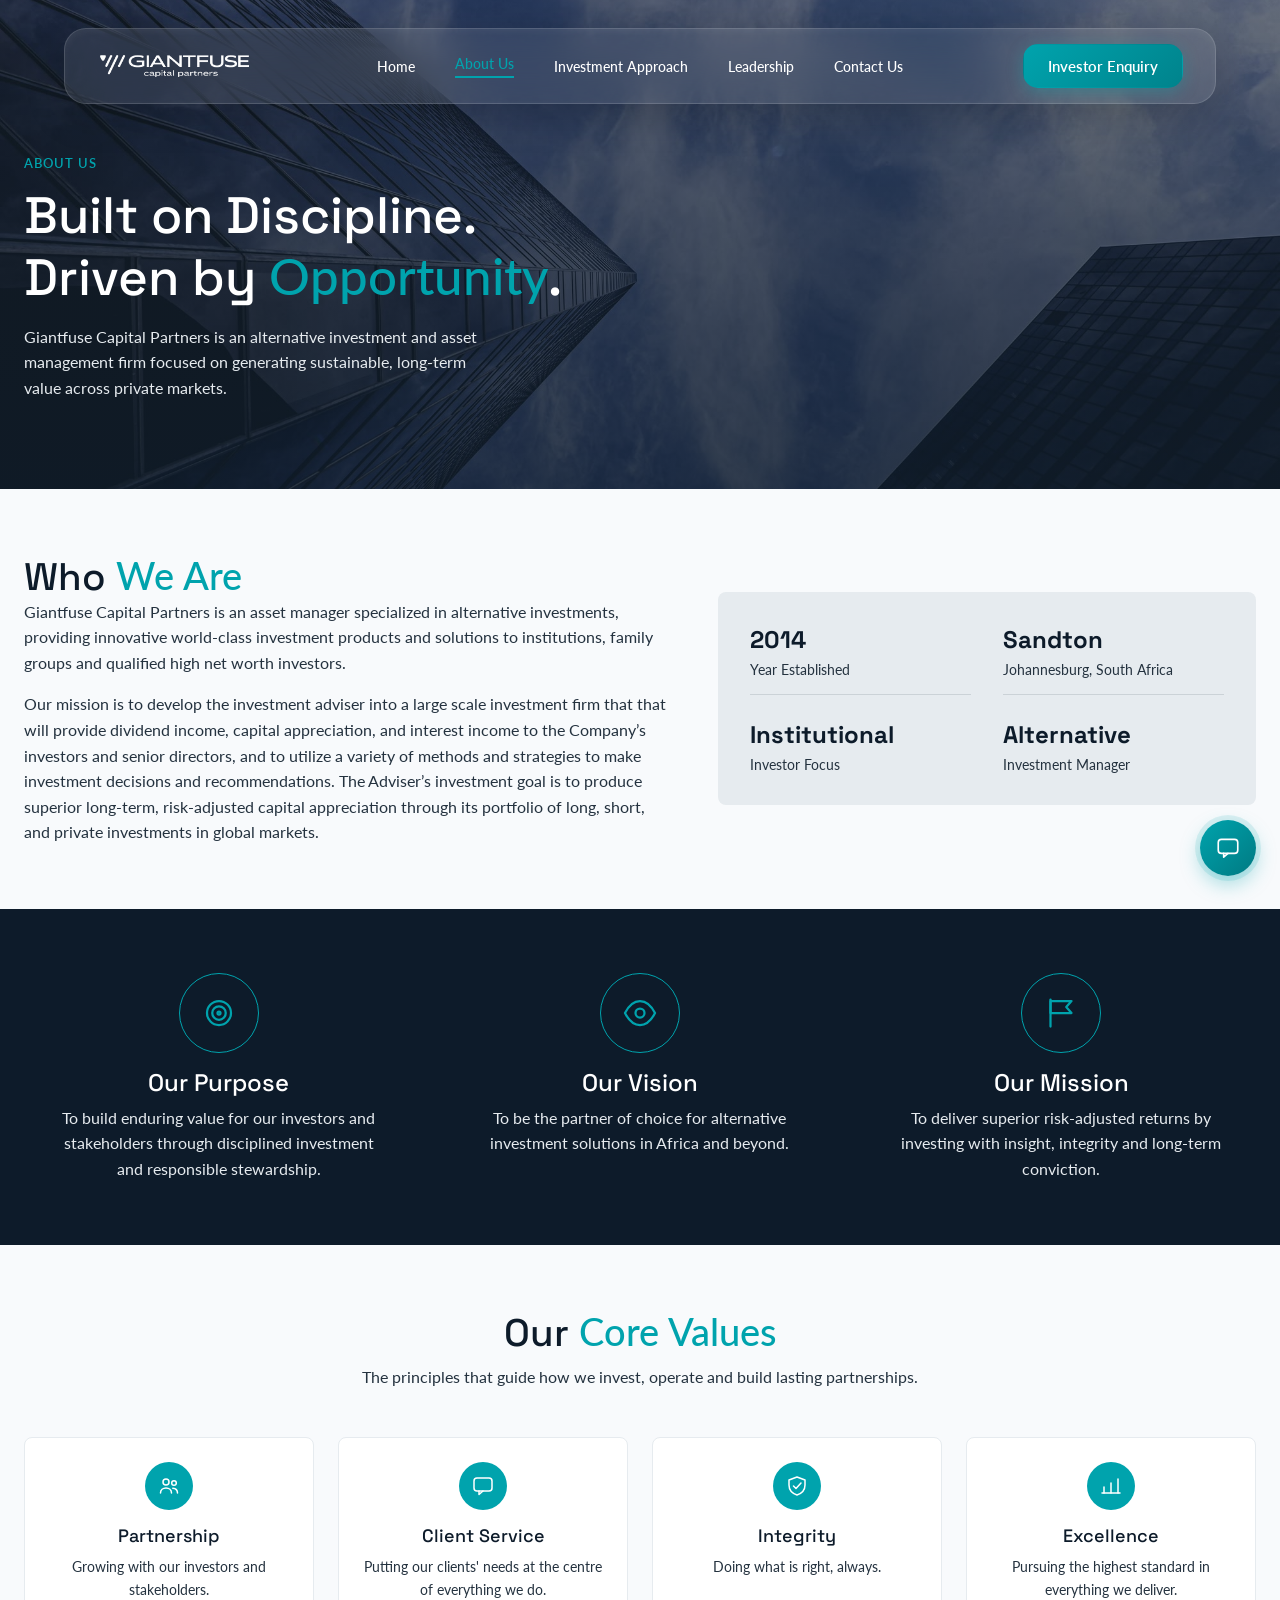
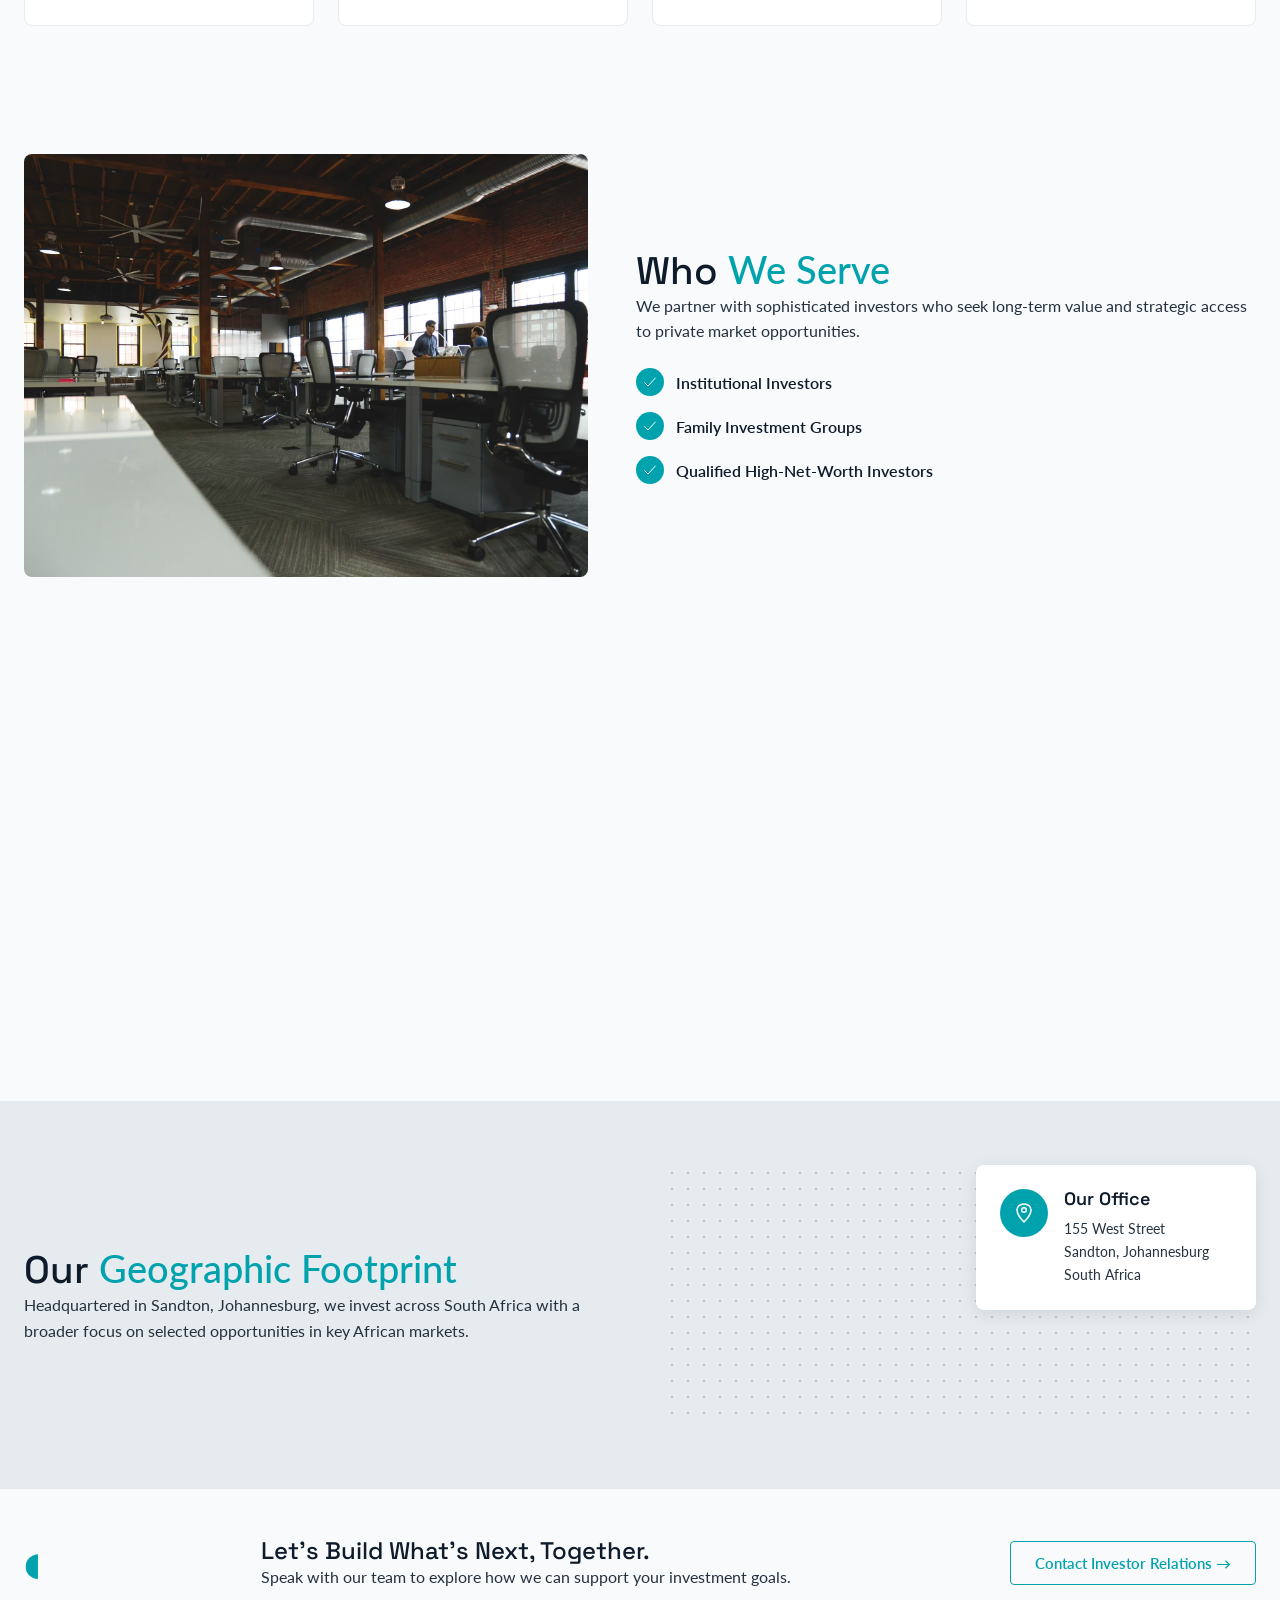
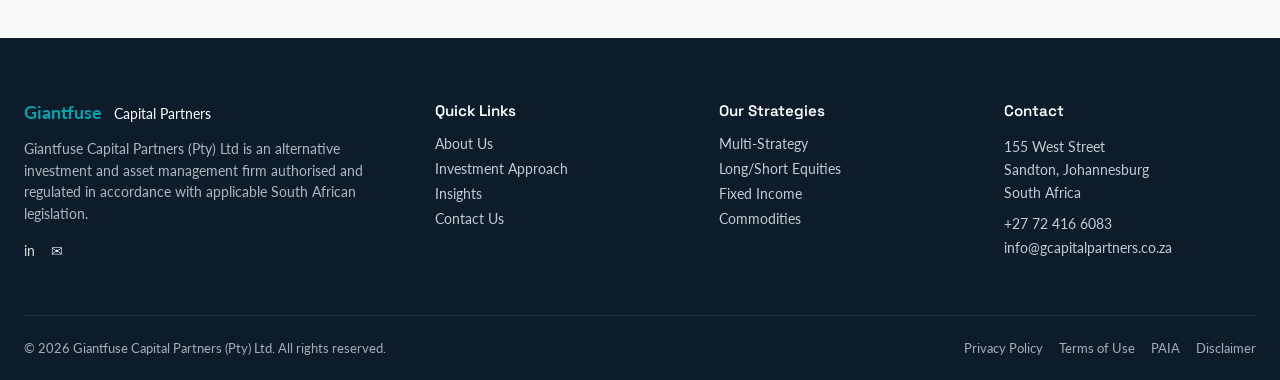
<file: about.html>
<!doctype html>
<html lang="en">
<head>
  <meta charset="UTF-8">
  <meta name="viewport" content="width=device-width, initial-scale=1.0">
  <title>About Us | Giantfuse Capital Partners</title>
  <link rel="icon" type="image/png" href="assets/images/icons/favicon.png">
  <link rel="preconnect" href="https://fonts.googleapis.com">
  <link rel="preconnect" href="https://fonts.gstatic.com" crossorigin>
  <link href="https://fonts.googleapis.com/css2?family=Space+Grotesk:wght@400;500;600;700&family=Lato:wght@300;400;500;700&display=swap" rel="stylesheet">
  <link rel="stylesheet" href="assets/css/global.css">
  <link rel="stylesheet" href="assets/css/typography.css">
  <link rel="stylesheet" href="assets/css/navigation.css">
  <link rel="stylesheet" href="assets/css/footer.css">
  <link rel="stylesheet" href="assets/css/components.css">
  <link rel="stylesheet" href="assets/css/animationa.css">
  <link rel="stylesheet" href="assets/css/shared-sections.css">
  <link rel="stylesheet" href="assets/css/atlas-widget.css">
  <link rel="stylesheet" href="assets/css/pages/about.css">
</head>
<body>
  <div data-include="navbar"></div>

  <section class="hero hero-banner" data-reveal>
    <div class="hero-media">
      <img src="assets/images/pexels-ekam-juneja-61080223-9516077.jpg" alt="Glass office towers viewed from below" loading="eager">
    </div>
    <div class="hero-overlay"></div>
    <div class="hero-copy">
      <span class="eyebrow">About Us</span>
      <h1>Built on Discipline.<br>Driven by <span class="text-teal">Opportunity</span>.</h1>
      <p>Giantfuse Capital Partners is an alternative investment and asset management firm focused on generating sustainable, long-term value across private markets.</p>
    </div>
  </section>

  <main>
    <section class="section" data-reveal>
      <div class="container about-who-we-are">
        <div>
          <h2>Who <span class="text-teal">We Are</span></h2>
          <p>Giantfuse Capital Partners is an asset manager specialized in alternative investments, providing innovative world-class investment products and solutions to institutions, family groups and qualified high net worth investors. </p>
          <p>Our mission is to develop the investment adviser into a large scale investment firm that that will provide dividend income, capital appreciation, and interest income to the Company’s investors and senior directors, and to utilize a variety of methods and strategies to make investment decisions and recommendations. The Adviser’s investment goal is to produce superior long-term, risk-adjusted capital appreciation through its portfolio of long, short, and private investments in global markets.</p>
        </div>
        <div class="stat-box">
          <div class="stat-box-item"><strong>2014</strong><span>Year Established</span></div>
          <div class="stat-box-item"><strong>Sandton</strong><span>Johannesburg, South Africa</span></div>
          <div class="stat-box-item"><strong>Institutional</strong><span>Investor Focus</span></div>
          <div class="stat-box-item"><strong>Alternative</strong><span>Investment Manager</span></div>
        </div>
      </div>
    </section>

    <section class="purpose-band" data-reveal>
      <div class="container purpose-grid">
        <div class="purpose-item">
          <div class="icon-badge icon-badge-outline"><svg viewBox="0 0 24 24" fill="none" stroke="currentColor" stroke-width="1.5" stroke-linecap="round" stroke-linejoin="round" aria-hidden="true"><circle cx="12" cy="12" r="8"/><circle cx="12" cy="12" r="4.5"/><circle cx="12" cy="12" r="1"/></svg></div>
          <h3>Our Purpose</h3>
          <p>To build enduring value for our investors and stakeholders through disciplined investment and responsible stewardship.</p>
        </div>
        <div class="purpose-item">
          <div class="icon-badge icon-badge-outline"><svg viewBox="0 0 24 24" fill="none" stroke="currentColor" stroke-width="1.5" stroke-linecap="round" stroke-linejoin="round" aria-hidden="true"><path d="M2 12 C5 6 9 4 12 4 C15 4 19 6 22 12 C19 18 15 20 12 20 C9 20 5 18 2 12 Z"/><circle cx="12" cy="12" r="3"/></svg></div>
          <h3>Our Vision</h3>
          <p>To be the partner of choice for alternative investment solutions in Africa and beyond.</p>
        </div>
        <div class="purpose-item">
          <div class="icon-badge icon-badge-outline"><svg viewBox="0 0 24 24" fill="none" stroke="currentColor" stroke-width="1.5" stroke-linecap="round" stroke-linejoin="round" aria-hidden="true"><line x1="5" y1="3" x2="5" y2="21"/><path d="M5 4 L19 4 L15.5 8 L19 12 L5 12 Z"/></svg></div>
          <h3>Our Mission</h3>
          <p>To deliver superior risk-adjusted returns by investing with insight, integrity and long-term conviction.</p>
        </div>
      </div>
    </section>

    <section class="section" data-reveal>
      <div class="container">
        <div class="section-heading">
          <h2>Our <span class="text-teal">Core Values</span></h2>
          <p>The principles that guide how we invest, operate and build lasting partnerships.</p>
        </div>
        <div class="grid-4">
          <div class="value-card">
            <div class="icon-badge"><svg viewBox="0 0 24 24" fill="none" stroke="currentColor" stroke-width="1.5" stroke-linecap="round" stroke-linejoin="round" aria-hidden="true"><circle cx="9" cy="8" r="3"/><path d="M3.5 19c0-3 2.5-5 5.5-5s5.5 2 5.5 5"/><circle cx="17" cy="9" r="2.3"/><path d="M15.8 14.2c2.6.2 4.7 2.1 4.7 4.8"/></svg></div>
            <h3>Partnership</h3>
            <p>Growing with our investors and stakeholders.</p>
          </div>
          <div class="value-card">
            <div class="icon-badge"><svg viewBox="0 0 24 24" fill="none" stroke="currentColor" stroke-width="1.5" stroke-linecap="round" stroke-linejoin="round" aria-hidden="true"><rect x="3" y="4" width="18" height="13" rx="3"/><path d="M8 17 L8 20.5 L12 17"/></svg></div>
            <h3>Client Service</h3>
            <p>Putting our clients' needs at the centre of everything we do.</p>
          </div>
          <div class="value-card">
            <div class="icon-badge"><svg viewBox="0 0 24 24" fill="none" stroke="currentColor" stroke-width="1.5" stroke-linecap="round" stroke-linejoin="round" aria-hidden="true"><path d="M12 3 L20 6 V11 C20 16 16.5 19.5 12 21 C7.5 19.5 4 16 4 11 V6 Z"/><path d="M8.5 12 L11 14.5 L16 9"/></svg></div>
            <h3>Integrity</h3>
            <p>Doing what is right, always.</p>
          </div>
          <div class="value-card">
            <div class="icon-badge"><svg viewBox="0 0 24 24" fill="none" stroke="currentColor" stroke-width="1.5" stroke-linecap="round" stroke-linejoin="round" aria-hidden="true"><line x1="5" y1="19" x2="5" y2="13"/><line x1="12" y1="19" x2="12" y2="9"/><line x1="19" y1="19" x2="19" y2="5"/><line x1="3" y1="19" x2="21" y2="19"/></svg></div>
            <h3>Excellence</h3>
            <p>Pursuing the highest standard in everything we deliver.</p>
          </div>
        </div>
      </div>
    </section>

    <section class="section" data-reveal>
      <div class="container about-who-we-serve">
        <div class="about-image">
          <img src="assets/images/office/pexels-startup-stock-photos-7070.jpg" alt="Boardroom overlooking the city skyline" loading="lazy">
        </div>
        <div>
          <h2>Who <span class="text-teal">We Serve</span></h2>
          <p>We partner with sophisticated investors who seek long-term value and strategic access to private market opportunities.</p>
          <ul class="checklist">
            <li><span class="icon-badge"><svg viewBox="0 0 24 24" fill="none" stroke="currentColor" stroke-width="1.5" stroke-linecap="round" stroke-linejoin="round" aria-hidden="true"><polyline points="4,13 9,18 20,6"/></svg></span>Institutional Investors</li>
            <li><span class="icon-badge"><svg viewBox="0 0 24 24" fill="none" stroke="currentColor" stroke-width="1.5" stroke-linecap="round" stroke-linejoin="round" aria-hidden="true"><polyline points="4,13 9,18 20,6"/></svg></span>Family Investment Groups</li>
            <li><span class="icon-badge"><svg viewBox="0 0 24 24" fill="none" stroke="currentColor" stroke-width="1.5" stroke-linecap="round" stroke-linejoin="round" aria-hidden="true"><polyline points="4,13 9,18 20,6"/></svg></span>Qualified High-Net-Worth Investors</li>
          </ul>
        </div>
      </div>
    </section>

    <section class="section" data-reveal>
      <div class="container">
        <div class="section-heading">
          <h2>Our <span class="text-teal">Investment Approach</span></h2>
          <p>A structured, disciplined process designed to unlock value and manage risk.</p>
        </div>
        <div class="grid-5">
          <div class="approach-step">
            <span class="approach-number">01</span>
            <div class="icon-badge"><svg viewBox="0 0 24 24" fill="none" stroke="currentColor" stroke-width="1.5" stroke-linecap="round" stroke-linejoin="round" aria-hidden="true"><circle cx="10.5" cy="10.5" r="6.5"/><line x1="15.5" y1="15.5" x2="21" y2="21"/></svg></div>
            <h3>Opportunity Sourcing</h3>
            <p>Access to high-quality, differentiated opportunities.</p>
          </div>
          <div class="approach-step">
            <span class="approach-number">02</span>
            <div class="icon-badge"><svg viewBox="0 0 24 24" fill="none" stroke="currentColor" stroke-width="1.5" stroke-linecap="round" stroke-linejoin="round" aria-hidden="true"><line x1="5" y1="19" x2="5" y2="13"/><line x1="12" y1="19" x2="12" y2="9"/><line x1="19" y1="19" x2="19" y2="5"/><line x1="3" y1="19" x2="21" y2="19"/></svg></div>
            <h3>Rigorous Due Diligence</h3>
            <p>Deep analysis, insight and independent thinking.</p>
          </div>
          <div class="approach-step">
            <span class="approach-number">03</span>
            <div class="icon-badge"><svg viewBox="0 0 24 24" fill="none" stroke="currentColor" stroke-width="1.5" stroke-linecap="round" stroke-linejoin="round" aria-hidden="true"><path d="M12 3 A9 9 0 1 1 4.5 17.2 L12 12 Z"/><line x1="12" y1="3" x2="12" y2="12"/></svg></div>
            <h3>Disciplined Allocation</h3>
            <p>Investing with a clear focus on risk-adjusted returns.</p>
          </div>
          <div class="approach-step">
            <span class="approach-number">04</span>
            <div class="icon-badge"><svg viewBox="0 0 24 24" fill="none" stroke="currentColor" stroke-width="1.5" stroke-linecap="round" stroke-linejoin="round" aria-hidden="true"><path d="M5 19 C5 10 10 4 20 4 C20 14 14 19 5 19 Z"/><path d="M5 19 C9 15 12 11 17 7"/></svg></div>
            <h3>Active Value Creation</h3>
            <p>Driving growth, resilience and sustainable value.</p>
          </div>
          <div class="approach-step">
            <span class="approach-number">05</span>
            <div class="icon-badge"><svg viewBox="0 0 24 24" fill="none" stroke="currentColor" stroke-width="1.5" stroke-linecap="round" stroke-linejoin="round" aria-hidden="true"><circle cx="12" cy="12" r="9"/><ellipse cx="12" cy="12" rx="4" ry="9"/><line x1="3" y1="12" x2="21" y2="12"/></svg></div>
            <h3>Long-Term Outcomes</h3>
            <p>Delivering enduring value for our investors and society.</p>
          </div>
        </div>
      </div>
    </section>

    <section class="section geo-footprint" data-reveal>
      <div class="container geo-grid">
        <div>
          <h2>Our <span class="text-teal">Geographic Footprint</span></h2>
          <p>Headquartered in Sandton, Johannesburg, we invest across South Africa with a broader focus on selected opportunities in key African markets.</p>
        </div>
        <div class="geo-visual">
          <div class="geo-dots" aria-hidden="true"></div>
          <div class="office-card">
            <div class="icon-badge"><svg viewBox="0 0 24 24" fill="none" stroke="currentColor" stroke-width="1.5" stroke-linecap="round" stroke-linejoin="round" aria-hidden="true"><path d="M12 21 C12 21 5 14 5 9 C5 5.5 8.1 3 12 3 C15.9 3 19 5.5 19 9 C19 14 12 21 12 21 Z"/><circle cx="12" cy="9" r="2.3"/></svg></div>
            <div>
              <h4>Our Office</h4>
              <p>155 West Street<br>Sandton, Johannesburg<br>South Africa</p>
            </div>
          </div>
        </div>
      </div>
    </section>

    <section class="closing-cta" data-reveal>
      <div class="container closing-cta-inner">
        <div class="closing-cta-mark">&#9686;</div>
        <div>
          <h3>Let's Build What's Next, Together.</h3>
          <p>Speak with our team to explore how we can support your investment goals.</p>
        </div>
        <a href="contact.html" class="btn btn-outline">Contact Investor Relations &rarr;</a>
      </div>
    </section>
  </main>

  <div data-include="footer"></div>
  <div data-include="atlas-widget"></div>

  <script src="assets/js/counters.js"></script>
  <script src="assets/js/scroll-effects.js"></script>
  <script src="assets/js/navigation.js"></script>
  <script src="assets/js/main.js"></script>
  <script src="assets/js/atlas-widget.js"></script>
</body>
</html>
</file>
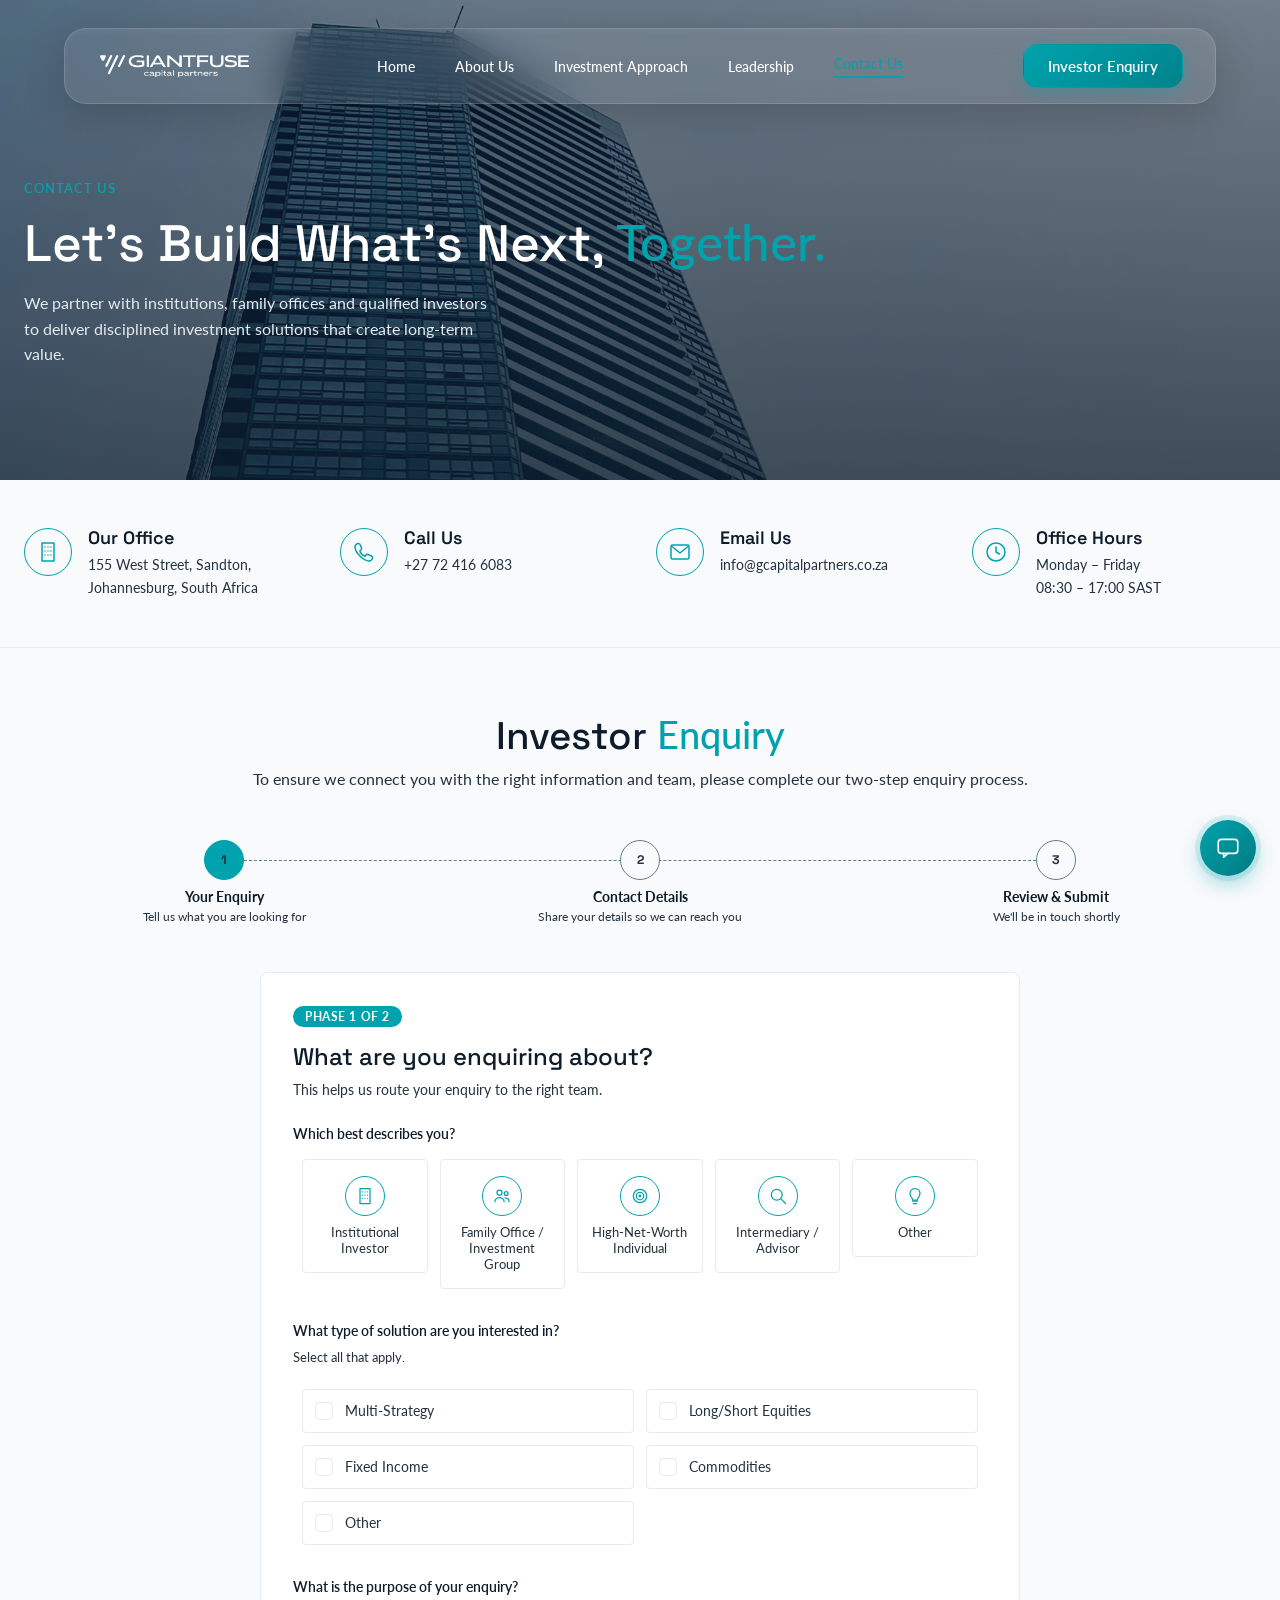
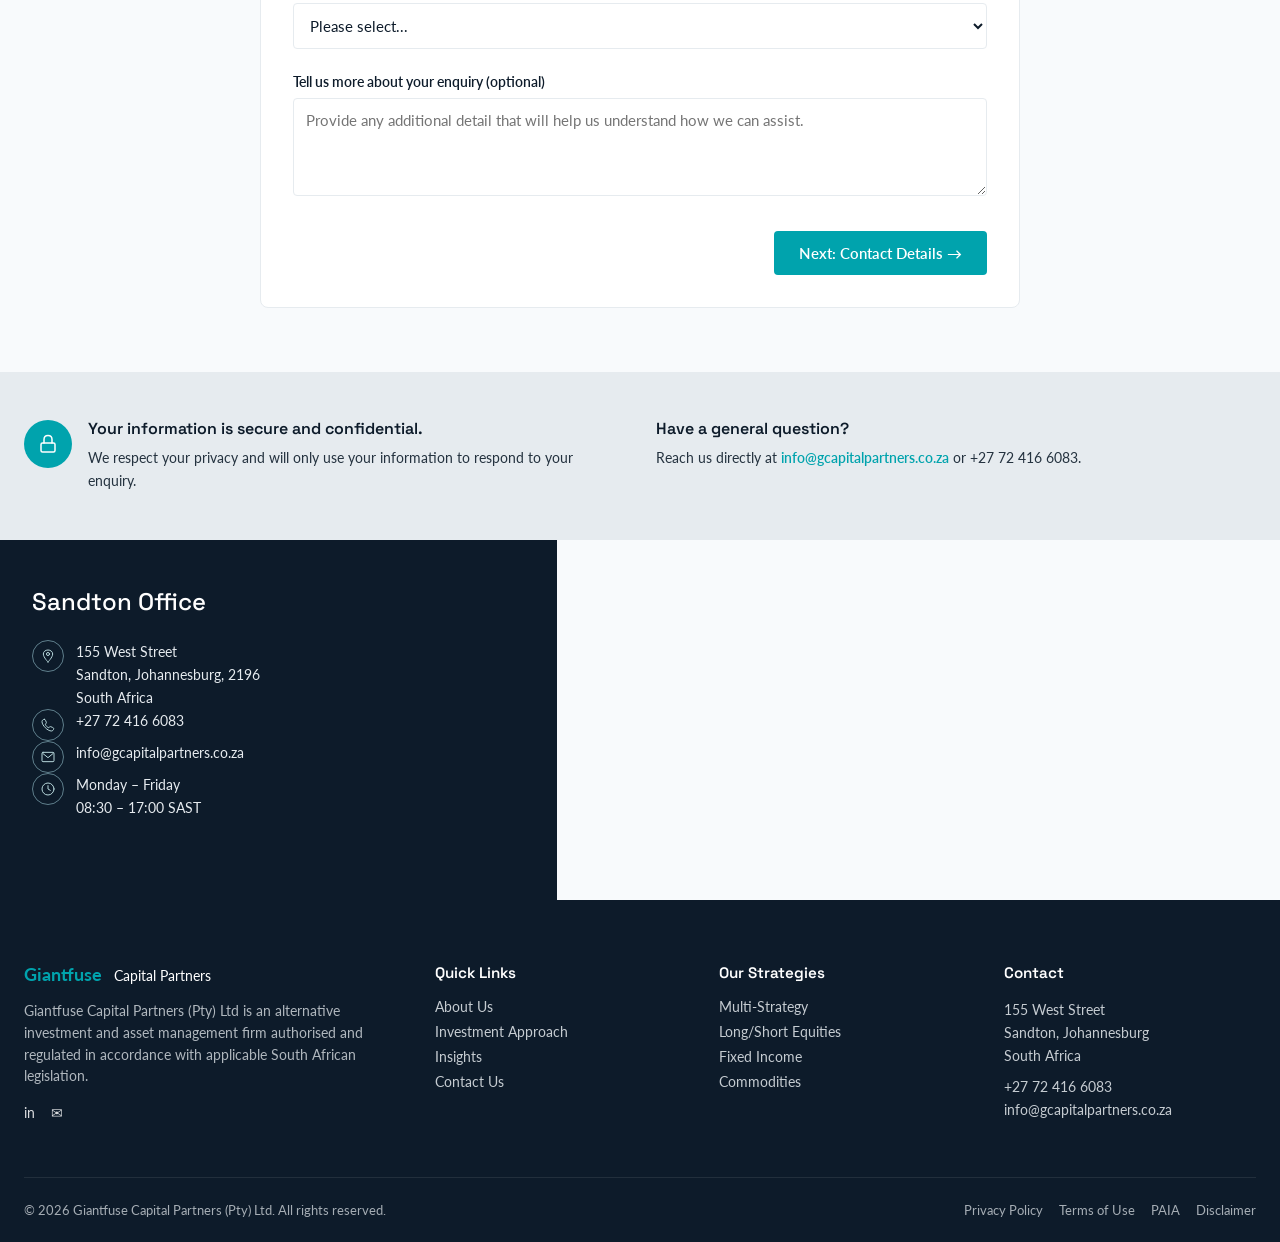
<file: contact.html>
<!doctype html>
<html lang="en">
<head>
  <meta charset="UTF-8">
  <meta name="viewport" content="width=device-width, initial-scale=1.0">
  <title>Contact Us | Giantfuse Capital Partners</title>
  <link rel="icon" type="image/png" href="assets/images/icons/favicon.png">
  <link rel="preconnect" href="https://fonts.googleapis.com">
  <link rel="preconnect" href="https://fonts.gstatic.com" crossorigin>
  <link href="https://fonts.googleapis.com/css2?family=Space+Grotesk:wght@400;500;600;700&family=Lato:wght@300;400;500;700&display=swap" rel="stylesheet">
  <link rel="stylesheet" href="assets/css/global.css">
  <link rel="stylesheet" href="assets/css/typography.css">
  <link rel="stylesheet" href="assets/css/navigation.css">
  <link rel="stylesheet" href="assets/css/footer.css">
  <link rel="stylesheet" href="assets/css/components.css">
  <link rel="stylesheet" href="assets/css/animationa.css">
  <link rel="stylesheet" href="assets/css/shared-sections.css">
  <link rel="stylesheet" href="assets/css/atlas-widget.css">
  <link rel="stylesheet" href="assets/css/pages/contact.css">
</head>
<body>
  <div data-include="navbar"></div>

  <section class="hero hero-banner" data-reveal>
    <div class="hero-media">
      <img src="assets/images/pexels-kathan-modi-261434930-16876265.jpg" alt="Tall glass office tower viewed from below at dusk" loading="eager">
    </div>
    <div class="hero-overlay"></div>
    <div class="hero-copy">
      <span class="eyebrow">Contact Us</span>
      <h1>Let's Build What's Next, <span class="text-teal">Together.</span></h1>
      <p>We partner with institutions, family offices and qualified investors to deliver disciplined investment solutions that create long-term value.</p>
    </div>
  </section>

  <main>
    <section class="contact-info-bar" data-reveal>
      <div class="container contact-info-grid">
        <div class="contact-info-item">
          <div class="icon-badge icon-badge-outline"><svg viewBox="0 0 24 24" fill="none" stroke="currentColor" stroke-width="1.5" stroke-linecap="round" stroke-linejoin="round" aria-hidden="true"><rect x="6" y="3" width="12" height="18"/><line x1="9" y1="7" x2="9" y2="7.01"/><line x1="12" y1="7" x2="12" y2="7.01"/><line x1="15" y1="7" x2="15" y2="7.01"/><line x1="9" y1="11" x2="9" y2="11.01"/><line x1="12" y1="11" x2="12" y2="11.01"/><line x1="15" y1="11" x2="15" y2="11.01"/><line x1="9" y1="15" x2="9" y2="15.01"/><line x1="12" y1="15" x2="12" y2="15.01"/><line x1="15" y1="15" x2="15" y2="15.01"/></svg></div>
          <div>
            <h4>Our Office</h4>
            <p>155 West Street, Sandton, Johannesburg, South Africa</p>
          </div>
        </div>
        <div class="contact-info-item">
          <div class="icon-badge icon-badge-outline"><svg viewBox="0 0 24 24" fill="none" stroke="currentColor" stroke-width="1.5" stroke-linecap="round" stroke-linejoin="round" aria-hidden="true"><path d="M6.5 3.5 C7.5 3.5 8 4 8.5 5.5 L9.5 8 C9.8 8.8 9.6 9.5 9 10 L7.8 11 C8.5 13 10.9 15.4 13 16.2 L14 15 C14.5 14.4 15.2 14.2 16 14.5 L18.5 15.5 C20 16 20.5 16.5 20.5 17.5 C20.5 19.5 18.8 21 17 21 C11.5 21 3 12.5 3 7 C3 5.2 4.5 3.5 6.5 3.5 Z"/></svg></div>
          <div>
            <h4>Call Us</h4>
            <p>+27 72 416 6083</p>
          </div>
        </div>
        <div class="contact-info-item">
          <div class="icon-badge icon-badge-outline"><svg viewBox="0 0 24 24" fill="none" stroke="currentColor" stroke-width="1.5" stroke-linecap="round" stroke-linejoin="round" aria-hidden="true"><rect x="3" y="5" width="18" height="14" rx="1.5"/><path d="M4 6.5 L12 13 L20 6.5"/></svg></div>
          <div>
            <h4>Email Us</h4>
            <p>info@gcapitalpartners.co.za</p>
          </div>
        </div>
        <div class="contact-info-item">
          <div class="icon-badge icon-badge-outline"><svg viewBox="0 0 24 24" fill="none" stroke="currentColor" stroke-width="1.5" stroke-linecap="round" stroke-linejoin="round" aria-hidden="true"><circle cx="12" cy="12" r="9"/><path d="M12 7 L12 12 L15.5 14"/></svg></div>
          <div>
            <h4>Office Hours</h4>
            <p>Monday &ndash; Friday<br>08:30 &ndash; 17:00 SAST</p>
          </div>
        </div>
      </div>
    </section>

    <section class="section" data-reveal>
      <div class="container">
        <div class="section-heading">
          <h2>Investor <span class="text-teal">Enquiry</span></h2>
          <p>To ensure we connect you with the right information and team, please complete our two-step enquiry process.</p>
        </div>

        <ol class="enquiry-steps" id="enquiry-steps">
          <li class="enquiry-step is-active" data-step="1">
            <button type="button" class="enquiry-step-marker" disabled><span class="enquiry-step-number">1</span></button>
            <div>
              <strong>Your Enquiry</strong>
              <span>Tell us what you are looking for</span>
            </div>
          </li>
          <li class="enquiry-step" data-step="2">
            <button type="button" class="enquiry-step-marker" disabled><span class="enquiry-step-number">2</span></button>
            <div>
              <strong>Contact Details</strong>
              <span>Share your details so we can reach you</span>
            </div>
          </li>
          <li class="enquiry-step" data-step="3">
            <button type="button" class="enquiry-step-marker" disabled><span class="enquiry-step-number">3</span></button>
            <div>
              <strong>Review &amp; Submit</strong>
              <span>We'll be in touch shortly</span>
            </div>
          </li>
        </ol>

        <form id="enquiry-form" novalidate>
          <div class="enquiry-phase is-active" data-phase="1" id="enquiry-phase-1">
            <div class="phase-card">
              <span class="phase-badge">Phase 1 of 2</span>
              <h3>What are you enquiring about?</h3>
              <p class="phase-intro">This helps us route your enquiry to the right team.</p>

              <div class="field-group">
                <label class="field-label">Which best describes you?</label>
                <div class="persona-grid" id="persona-grid"></div>
                <p class="field-error" data-error-for="persona" hidden>Please select one option.</p>
              </div>

              <div class="field-group">
                <label class="field-label">What type of solution are you interested in?</label>
                <p class="field-hint">Select all that apply.</p>
                <div class="solution-checklist" id="solution-checklist"></div>
                <p class="field-error" data-error-for="solutions" hidden>Please select at least one option.</p>
              </div>

              <div class="field-group">
                <label class="field-label" for="purpose">What is the purpose of your enquiry?</label>
                <select id="purpose" name="purpose" required>
                  <option value="" selected disabled>Please select...</option>
                  <option value="investment-opportunity">Investment Opportunity</option>
                  <option value="partnership">Partnership Enquiry</option>
                  <option value="media-press">Media &amp; Press</option>
                  <option value="careers">Careers</option>
                  <option value="general-question">General Question</option>
                  <option value="other">Other</option>
                </select>
                <p class="field-error" data-error-for="purpose" hidden>Please select the purpose of your enquiry.</p>
              </div>

              <div class="field-group">
                <label class="field-label" for="enquiry-notes">Tell us more about your enquiry (optional)</label>
                <textarea id="enquiry-notes" name="enquiryNotes" rows="4" placeholder="Provide any additional detail that will help us understand how we can assist."></textarea>
              </div>

              <div class="phase-actions">
                <button type="button" class="btn btn-solid" data-action="next">Next: Contact Details &rarr;</button>
              </div>
            </div>
          </div>

          <div class="enquiry-phase" data-phase="2" id="enquiry-phase-2">
            <div class="phase-card">
              <span class="phase-badge">Phase 2 of 2</span>
              <h3>Contact Details</h3>
              <p class="phase-intro">Please provide your details below so we can respond.</p>

              <div class="field-grid">
                <div class="field-group">
                  <label class="field-label" for="full-name">Full Name</label>
                  <input type="text" id="full-name" name="fullName" placeholder="Enter your full name" required>
                  <p class="field-error" data-error-for="fullName" hidden>Please enter your full name.</p>
                </div>
                <div class="field-group">
                  <label class="field-label" for="work-email">Work Email</label>
                  <input type="email" id="work-email" name="workEmail" placeholder="name@company.com" required>
                  <p class="field-error" data-error-for="workEmail" hidden>Please enter a valid work email.</p>
                </div>
                <div class="field-group">
                  <label class="field-label" for="company">Company / Organisation</label>
                  <input type="text" id="company" name="company" placeholder="Enter company name" required>
                  <p class="field-error" data-error-for="company" hidden>Please enter your company or organisation.</p>
                </div>
                <div class="field-group">
                  <label class="field-label" for="job-title">Job Title</label>
                  <input type="text" id="job-title" name="jobTitle" placeholder="Your job title">
                </div>
                <div class="field-group">
                  <label class="field-label" for="country">Country</label>
                  <select id="country" name="country" required>
                    <option value="" selected disabled>Select country...</option>
                    <option value="za">South Africa</option>
                    <option value="bw">Botswana</option>
                    <option value="ke">Kenya</option>
                    <option value="mu">Mauritius</option>
                    <option value="ng">Nigeria</option>
                    <option value="uk">United Kingdom</option>
                    <option value="us">United States</option>
                    <option value="ae">United Arab Emirates</option>
                    <option value="other">Other</option>
                  </select>
                  <p class="field-error" data-error-for="country" hidden>Please select your country.</p>
                </div>
                <div class="field-group">
                  <label class="field-label" for="phone">Phone Number</label>
                  <div class="phone-field">
                    <span class="phone-prefix">+27</span>
                    <input type="tel" id="phone" name="phone" placeholder="82 123 4567">
                  </div>
                </div>
              </div>

              <div class="field-group">
                <label class="field-label">How would you prefer to be contacted?</label>
                <div class="contact-pref-group">
                  <div class="pref-option">
                    <input type="radio" id="pref-email" name="contactPreference" value="email" checked>
                    <label for="pref-email">Email</label>
                  </div>
                  <div class="pref-option">
                    <input type="radio" id="pref-phone" name="contactPreference" value="phone">
                    <label for="pref-phone">Phone</label>
                  </div>
                  <div class="pref-option">
                    <input type="radio" id="pref-either" name="contactPreference" value="either">
                    <label for="pref-either">Either</label>
                  </div>
                </div>
              </div>

              <div class="field-group">
                <label class="field-label" for="best-time">Best time to contact you</label>
                <select id="best-time" name="bestTime">
                  <option value="" selected>Select time preference...</option>
                  <option value="morning">Morning (08:00 &ndash; 12:00)</option>
                  <option value="afternoon">Afternoon (12:00 &ndash; 17:00)</option>
                  <option value="evening">Evening (after 17:00)</option>
                  <option value="anytime">Anytime</option>
                </select>
              </div>

              <div class="field-group">
                <label class="field-label" for="additional-info">Any additional information (optional)</label>
                <textarea id="additional-info" name="additionalInfo" rows="3" placeholder="Add any information that may help us respond better."></textarea>
              </div>

              <div class="phase-actions has-back">
                <button type="button" class="btn btn-outline" data-action="back">&larr; Back</button>
                <button type="button" class="btn btn-solid" data-action="next">Review &amp; Submit &rarr;</button>
              </div>
            </div>
          </div>

          <div class="enquiry-phase" data-phase="3" id="enquiry-phase-3">
            <div class="phase-card">
              <h3>Review Your Enquiry</h3>
              <p class="phase-intro">Please confirm your details before submitting.</p>

              <div class="enquiry-review" id="enquiry-review"></div>

              <div class="phase-actions has-back">
                <button type="button" class="btn btn-outline" data-action="back">&larr; Back</button>
                <button type="submit" class="btn btn-solid">Submit Enquiry &rarr;</button>
              </div>
            </div>
          </div>
        </form>

        <div class="enquiry-success" id="enquiry-success" hidden>
          <div class="icon-badge enquiry-success-icon"><svg viewBox="0 0 24 24" fill="none" stroke="currentColor" stroke-width="1.5" stroke-linecap="round" stroke-linejoin="round" aria-hidden="true"><polyline points="4,13 9,18 20,6"/></svg></div>
          <h3>Thank you &mdash; your enquiry has been received.</h3>
          <p>A member of our team will be in touch within 1 business day.</p>
          <button type="button" class="btn btn-outline" data-action="reset">Submit another enquiry</button>
        </div>
      </div>
    </section>

    <section class="trust-bar" data-reveal>
      <div class="container trust-bar-grid">
        <div class="trust-item">
          <div class="icon-badge"><svg viewBox="0 0 24 24" fill="none" stroke="currentColor" stroke-width="1.5" stroke-linecap="round" stroke-linejoin="round" aria-hidden="true"><rect x="5" y="11" width="14" height="9" rx="1.5"/><path d="M8 11 V7.5 C8 5 9.8 3.5 12 3.5 C 14.2 3.5 16 5 16 7.5 V11"/></svg></div>
          <div>
            <h4>Your information is secure and confidential.</h4>
            <p>We respect your privacy and will only use your information to respond to your enquiry.</p>
          </div>
        </div>
        <div class="trust-item">
          <div>
            <h4>Have a general question?</h4>
            <p>Reach us directly at <a href="mailto:info@gcapitalpartners.co.za">info@gcapitalpartners.co.za</a> or +27 72 416 6083.</p>
          </div>
        </div>
      </div>
    </section>

    <section class="office-section" data-reveal>
      <div class="office-grid">
        <div class="office-panel">
          <h3>Sandton Office</h3>
          <p class="office-line"><span class="icon-badge icon-badge-outline"><svg viewBox="0 0 24 24" fill="none" stroke="currentColor" stroke-width="1.5" stroke-linecap="round" stroke-linejoin="round" aria-hidden="true"><path d="M12 21 C12 21 5 14 5 9 C5 5.5 8.1 3 12 3 C15.9 3 19 5.5 19 9 C19 14 12 21 12 21 Z"/><circle cx="12" cy="9" r="2.3"/></svg></span>155 West Street<br>Sandton, Johannesburg, 2196<br>South Africa</p>
          <p class="office-line"><span class="icon-badge icon-badge-outline"><svg viewBox="0 0 24 24" fill="none" stroke="currentColor" stroke-width="1.5" stroke-linecap="round" stroke-linejoin="round" aria-hidden="true"><path d="M6.5 3.5 C7.5 3.5 8 4 8.5 5.5 L9.5 8 C9.8 8.8 9.6 9.5 9 10 L7.8 11 C8.5 13 10.9 15.4 13 16.2 L14 15 C14.5 14.4 15.2 14.2 16 14.5 L18.5 15.5 C20 16 20.5 16.5 20.5 17.5 C20.5 19.5 18.8 21 17 21 C11.5 21 3 12.5 3 7 C3 5.2 4.5 3.5 6.5 3.5 Z"/></svg></span>+27 72 416 6083</p>
          <p class="office-line"><span class="icon-badge icon-badge-outline"><svg viewBox="0 0 24 24" fill="none" stroke="currentColor" stroke-width="1.5" stroke-linecap="round" stroke-linejoin="round" aria-hidden="true"><rect x="3" y="5" width="18" height="14" rx="1.5"/><path d="M4 6.5 L12 13 L20 6.5"/></svg></span>info@gcapitalpartners.co.za</p>
          <p class="office-line"><span class="icon-badge icon-badge-outline"><svg viewBox="0 0 24 24" fill="none" stroke="currentColor" stroke-width="1.5" stroke-linecap="round" stroke-linejoin="round" aria-hidden="true"><circle cx="12" cy="12" r="9"/><path d="M12 7 L12 12 L15.5 14"/></svg></span>Monday &ndash; Friday<br>08:30 &ndash; 17:00 SAST</p>
        </div>
        <div class="office-map">
          <iframe
            src="https://www.google.com/maps?q=155+West+Street,+Sandton,+Johannesburg,+South+Africa&output=embed"
            loading="lazy"
            title="Map showing Giantfuse Capital Partners' Sandton office location"
            referrerpolicy="no-referrer-when-downgrade">
          </iframe>
        </div>
      </div>
    </section>
  </main>

  <div data-include="footer"></div>
  <div data-include="atlas-widget"></div>

  <script src="assets/js/counters.js"></script>
  <script src="assets/js/scroll-effects.js"></script>
  <script src="assets/js/navigation.js"></script>
  <script src="assets/js/main.js"></script>
  <script src="assets/js/atlas-widget.js"></script>
  <script src="assets/js/contact-form.js"></script>
</body>
</html>
</file>
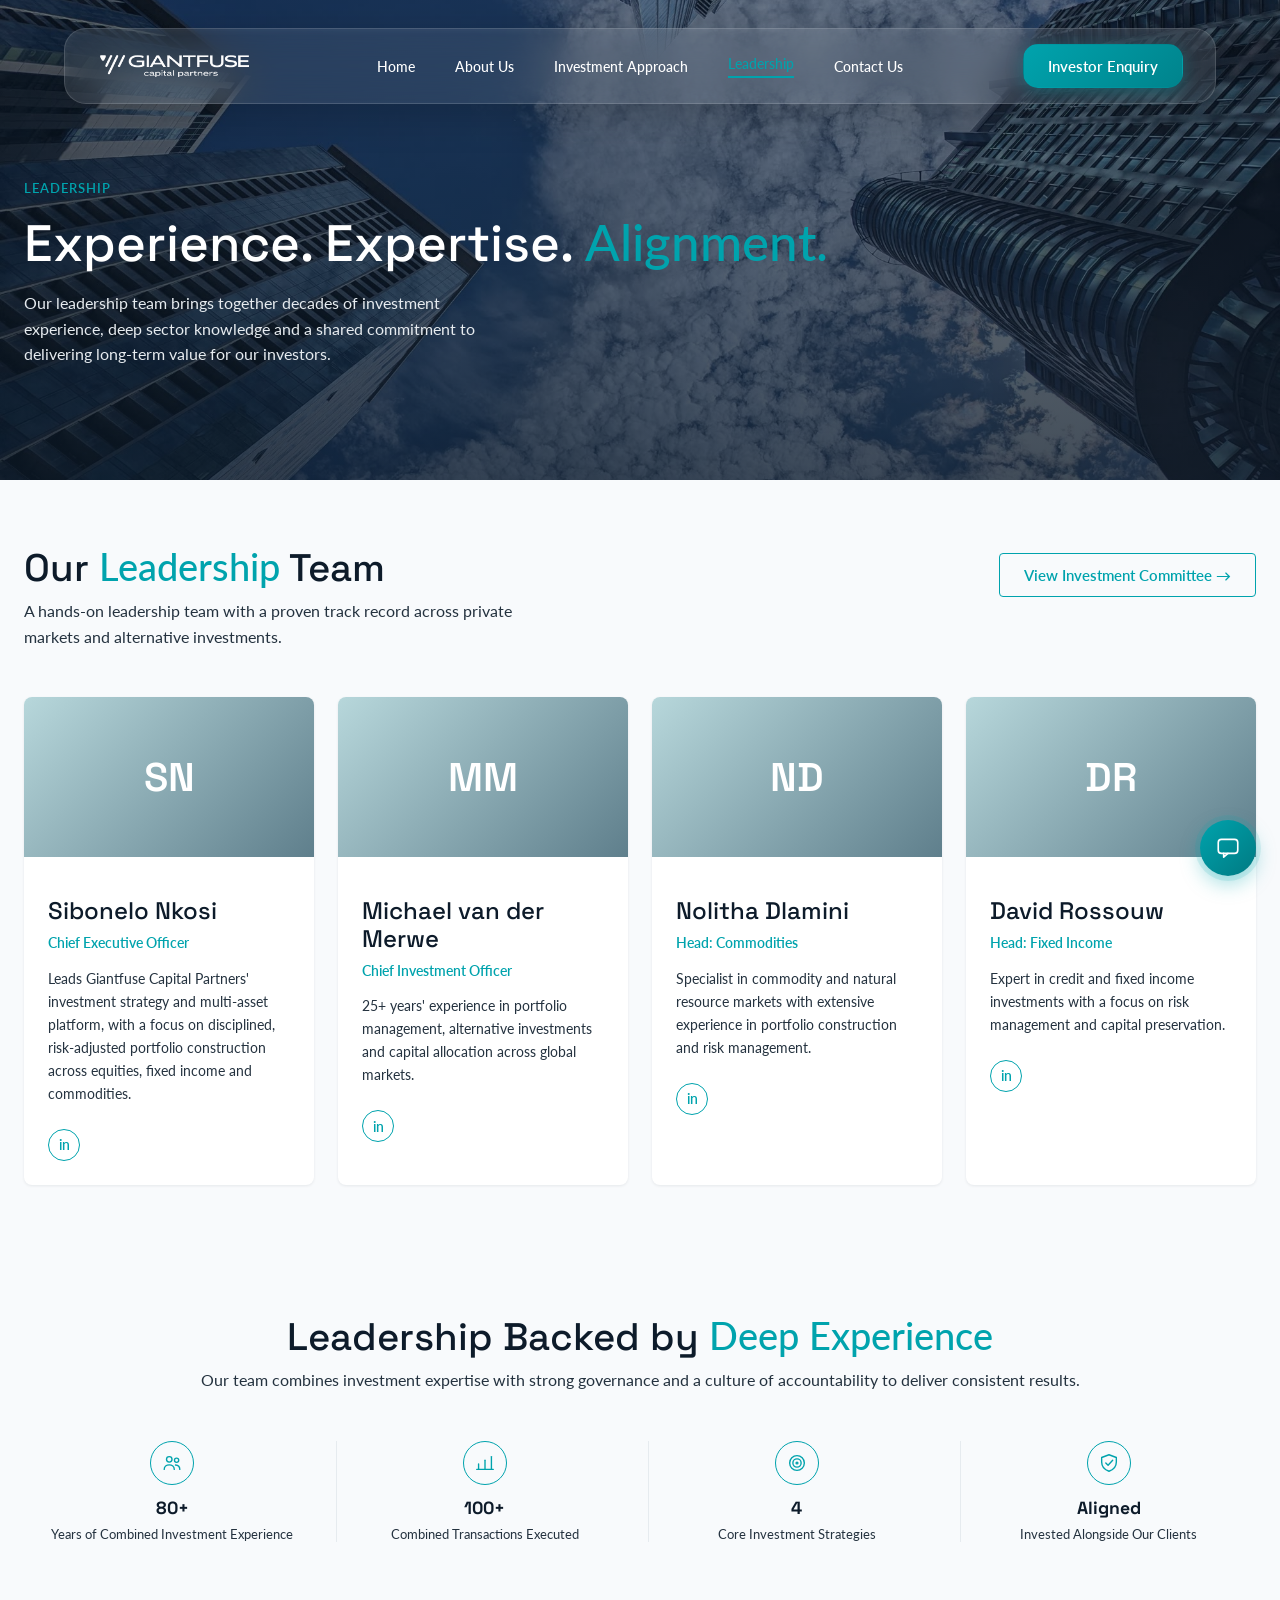
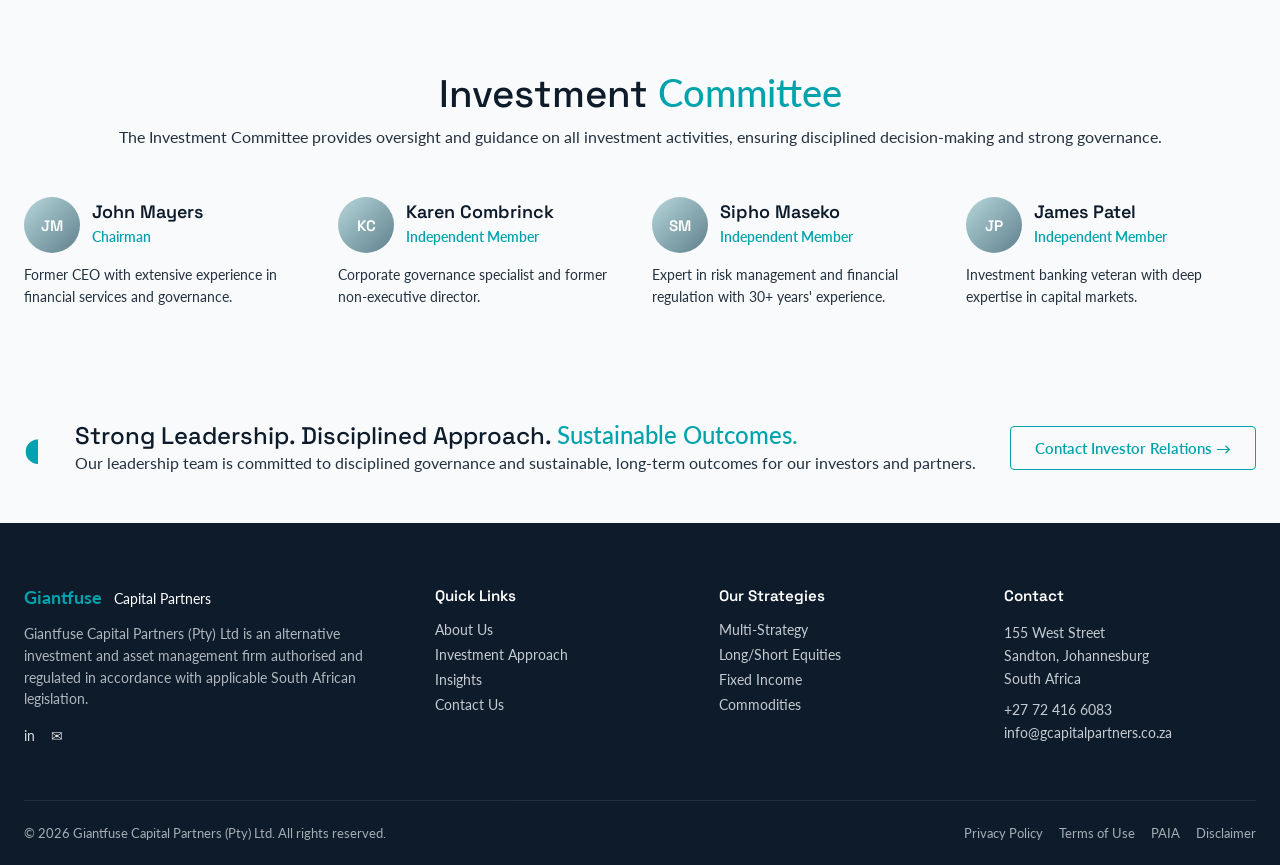
<file: leadership.html>
<!doctype html>
<html lang="en">
<head>
  <meta charset="UTF-8">
  <meta name="viewport" content="width=device-width, initial-scale=1.0">
  <title>Leadership | Giantfuse Capital Partners</title>
  <link rel="icon" type="image/png" href="assets/images/icons/favicon.png">
  <link rel="preconnect" href="https://fonts.googleapis.com">
  <link rel="preconnect" href="https://fonts.gstatic.com" crossorigin>
  <link href="https://fonts.googleapis.com/css2?family=Space+Grotesk:wght@400;500;600;700&family=Lato:wght@300;400;500;700&display=swap" rel="stylesheet">
  <link rel="stylesheet" href="assets/css/global.css">
  <link rel="stylesheet" href="assets/css/typography.css">
  <link rel="stylesheet" href="assets/css/navigation.css">
  <link rel="stylesheet" href="assets/css/footer.css">
  <link rel="stylesheet" href="assets/css/components.css">
  <link rel="stylesheet" href="assets/css/animationa.css">
  <link rel="stylesheet" href="assets/css/shared-sections.css">
  <link rel="stylesheet" href="assets/css/atlas-widget.css">
  <link rel="stylesheet" href="assets/css/pages/leadership.css">
</head>
<body>
  <div data-include="navbar"></div>

  <section class="hero hero-banner" data-reveal>
    <div class="hero-media">
      <img src="assets/images/pexels-teyi-528835508-17351599.jpg" alt="Glass office towers converging upward against a cloudy sky" loading="eager">
    </div>
    <div class="hero-overlay"></div>
    <div class="hero-copy">
      <span class="eyebrow">Leadership</span>
      <h1>Experience. Expertise. <span class="text-teal">Alignment.</span></h1>
      <p>Our leadership team brings together decades of investment experience, deep sector knowledge and a shared commitment to delivering long-term value for our investors.</p>
    </div>
  </section>

  <main>
    <section class="section" data-reveal>
      <div class="container">
        <div class="section-heading-row">
          <div>
            <h2>Our <span class="text-teal">Leadership</span> Team</h2>
            <p>A hands-on leadership team with a proven track record across private markets and alternative investments.</p>
          </div>
          <a href="#investment-committee" class="btn btn-outline">View Investment Committee &rarr;</a>
        </div>
        <div class="grid-4" id="leader-grid"></div>
      </div>
      <template id="leader-card-template">
        <div class="card leader-card" data-reveal>
          <div class="card-media avatar-placeholder"><span data-field="initials"></span></div>
          <div class="card-body">
            <h3 data-field="name"></h3>
            <p class="leader-title" data-field="title"></p>
            <p data-field="bio"></p>
            <a href="#" class="card-link leader-linkedin" data-field="linkedin" aria-label="LinkedIn profile">in</a>
          </div>
        </div>
      </template>
    </section>

    <section class="section" data-reveal>
      <div class="container">
        <div class="section-heading">
          <h2>Leadership Backed by <span class="text-teal">Deep Experience</span></h2>
          <p>Our team combines investment expertise with strong governance and a culture of accountability to deliver consistent results.</p>
        </div>
        <div class="platform-stats">
          <div class="platform-stat">
            <div class="icon-badge icon-badge-outline"><svg viewBox="0 0 24 24" fill="none" stroke="currentColor" stroke-width="1.5" stroke-linecap="round" stroke-linejoin="round" aria-hidden="true"><circle cx="9" cy="8" r="3"/><path d="M3.5 19c0-3 2.5-5 5.5-5s5.5 2 5.5 5"/><circle cx="17" cy="9" r="2.3"/><path d="M15.8 14.2c2.6.2 4.7 2.1 4.7 4.8"/></svg></div>
            <strong>80+</strong>
            <span>Years of Combined Investment Experience</span>
          </div>
          <div class="platform-stat">
            <div class="icon-badge icon-badge-outline"><svg viewBox="0 0 24 24" fill="none" stroke="currentColor" stroke-width="1.5" stroke-linecap="round" stroke-linejoin="round" aria-hidden="true"><line x1="5" y1="19" x2="5" y2="13"/><line x1="12" y1="19" x2="12" y2="9"/><line x1="19" y1="19" x2="19" y2="5"/><line x1="3" y1="19" x2="21" y2="19"/></svg></div>
            <strong>100+</strong>
            <span>Combined Transactions Executed</span>
          </div>
          <div class="platform-stat">
            <div class="icon-badge icon-badge-outline"><svg viewBox="0 0 24 24" fill="none" stroke="currentColor" stroke-width="1.5" stroke-linecap="round" stroke-linejoin="round" aria-hidden="true"><circle cx="12" cy="12" r="8"/><circle cx="12" cy="12" r="4.5"/><circle cx="12" cy="12" r="1"/></svg></div>
            <strong>4</strong>
            <span>Core Investment Strategies</span>
          </div>
          <div class="platform-stat">
            <div class="icon-badge icon-badge-outline"><svg viewBox="0 0 24 24" fill="none" stroke="currentColor" stroke-width="1.5" stroke-linecap="round" stroke-linejoin="round" aria-hidden="true"><path d="M12 3 L20 6 V11 C20 16 16.5 19.5 12 21 C7.5 19.5 4 16 4 11 V6 Z"/><path d="M8.5 12 L11 14.5 L16 9"/></svg></div>
            <strong>Aligned</strong>
            <span>Invested Alongside Our Clients</span>
          </div>
        </div>
      </div>
    </section>

    <section class="section" id="investment-committee" data-reveal>
      <div class="container">
        <div class="section-heading">
          <h2>Investment <span class="text-teal">Committee</span></h2>
          <p>The Investment Committee provides oversight and guidance on all investment activities, ensuring disciplined decision-making and strong governance.</p>
        </div>
        <div class="grid-4" id="committee-grid"></div>
      </div>
      <template id="committee-member-template">
        <div class="committee-member" data-reveal>
          <div class="committee-member-header">
            <div class="committee-avatar"><span data-field="initials"></span></div>
            <div>
              <h3 data-field="name"></h3>
              <p class="leader-title" data-field="title"></p>
            </div>
          </div>
          <p data-field="bio"></p>
        </div>
      </template>
    </section>

    <section class="closing-cta" data-reveal>
      <div class="container closing-cta-inner">
        <div class="closing-cta-mark">&#9686;</div>
        <div>
          <h3>Strong Leadership. Disciplined Approach. <span class="text-teal">Sustainable Outcomes.</span></h3>
          <p>Our leadership team is committed to disciplined governance and sustainable, long-term outcomes for our investors and partners.</p>
        </div>
        <a href="contact.html" class="btn btn-outline">Contact Investor Relations &rarr;</a>
      </div>
    </section>
  </main>

  <div data-include="footer"></div>
  <div data-include="atlas-widget"></div>

  <script src="assets/js/counters.js"></script>
  <script src="assets/js/scroll-effects.js"></script>
  <script src="assets/js/navigation.js"></script>
  <script src="assets/js/main.js"></script>
  <script src="assets/js/atlas-widget.js"></script>
</body>
</html>
</file>
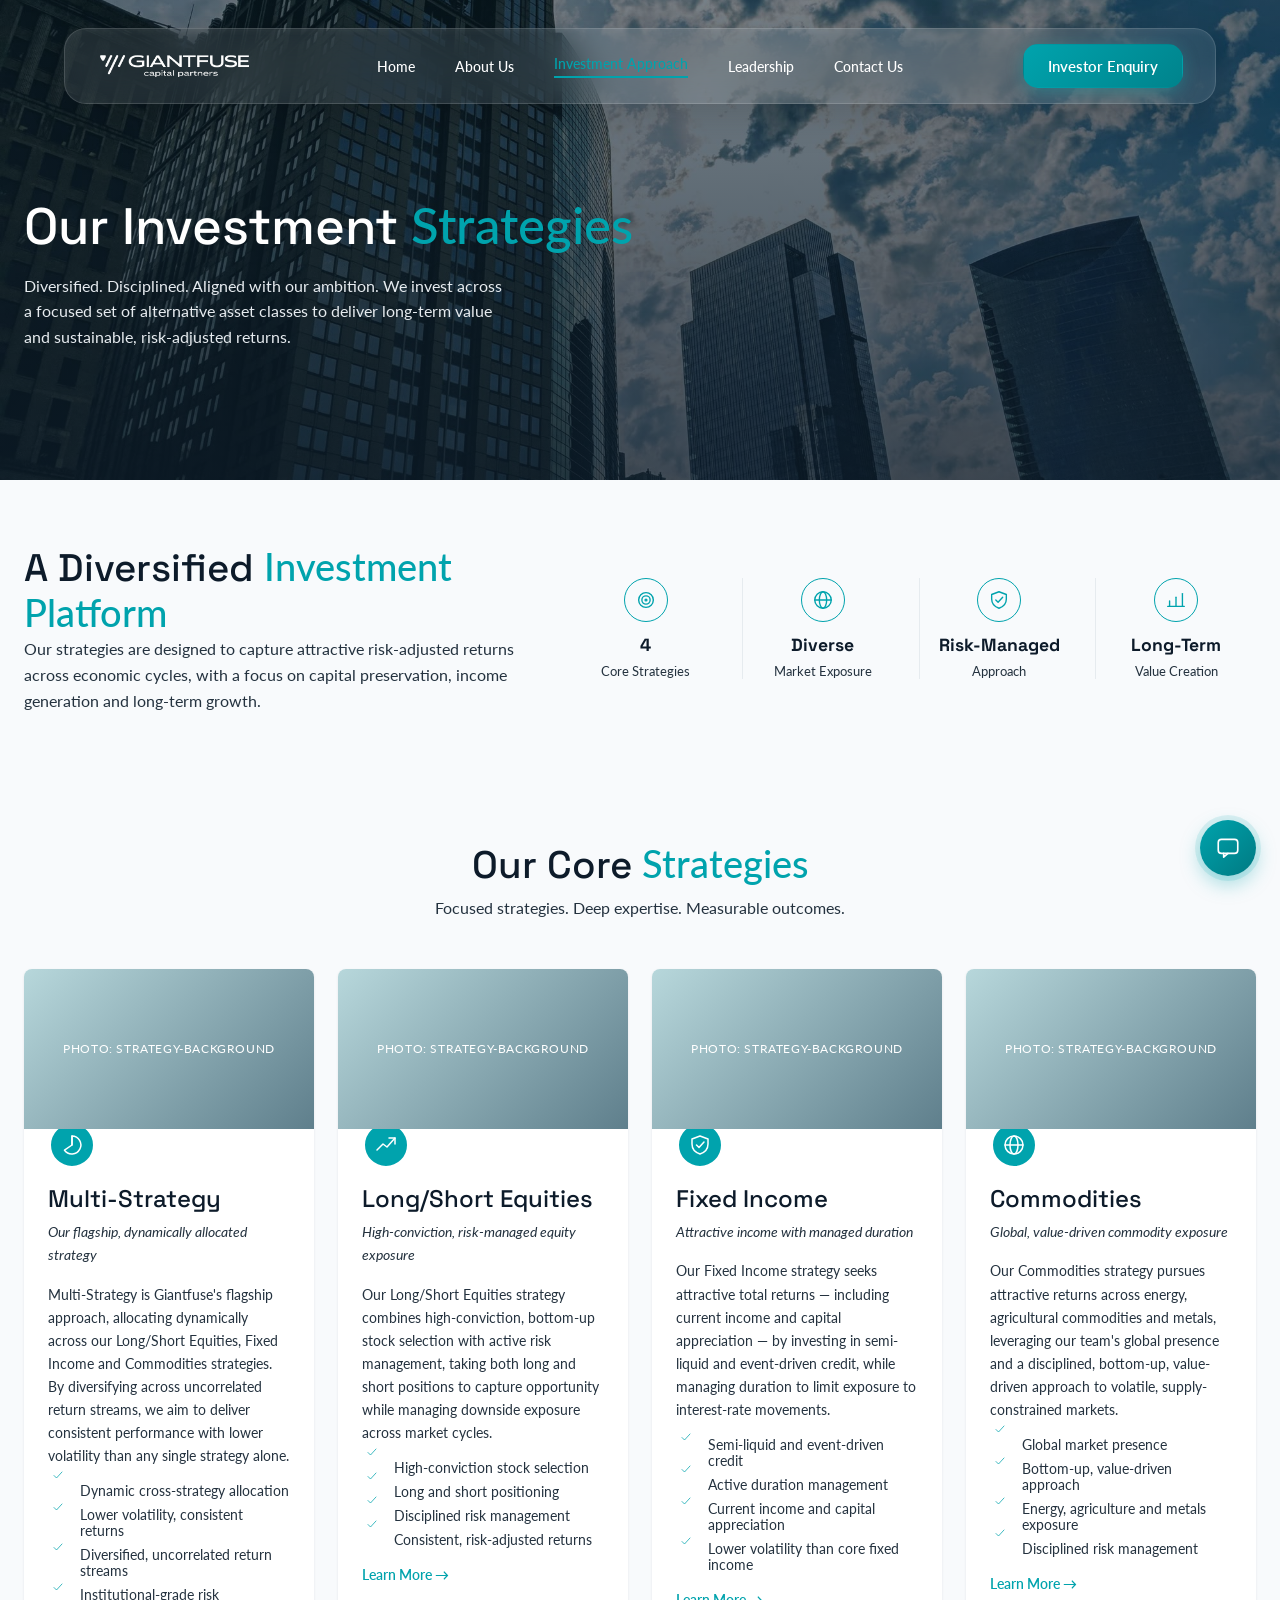
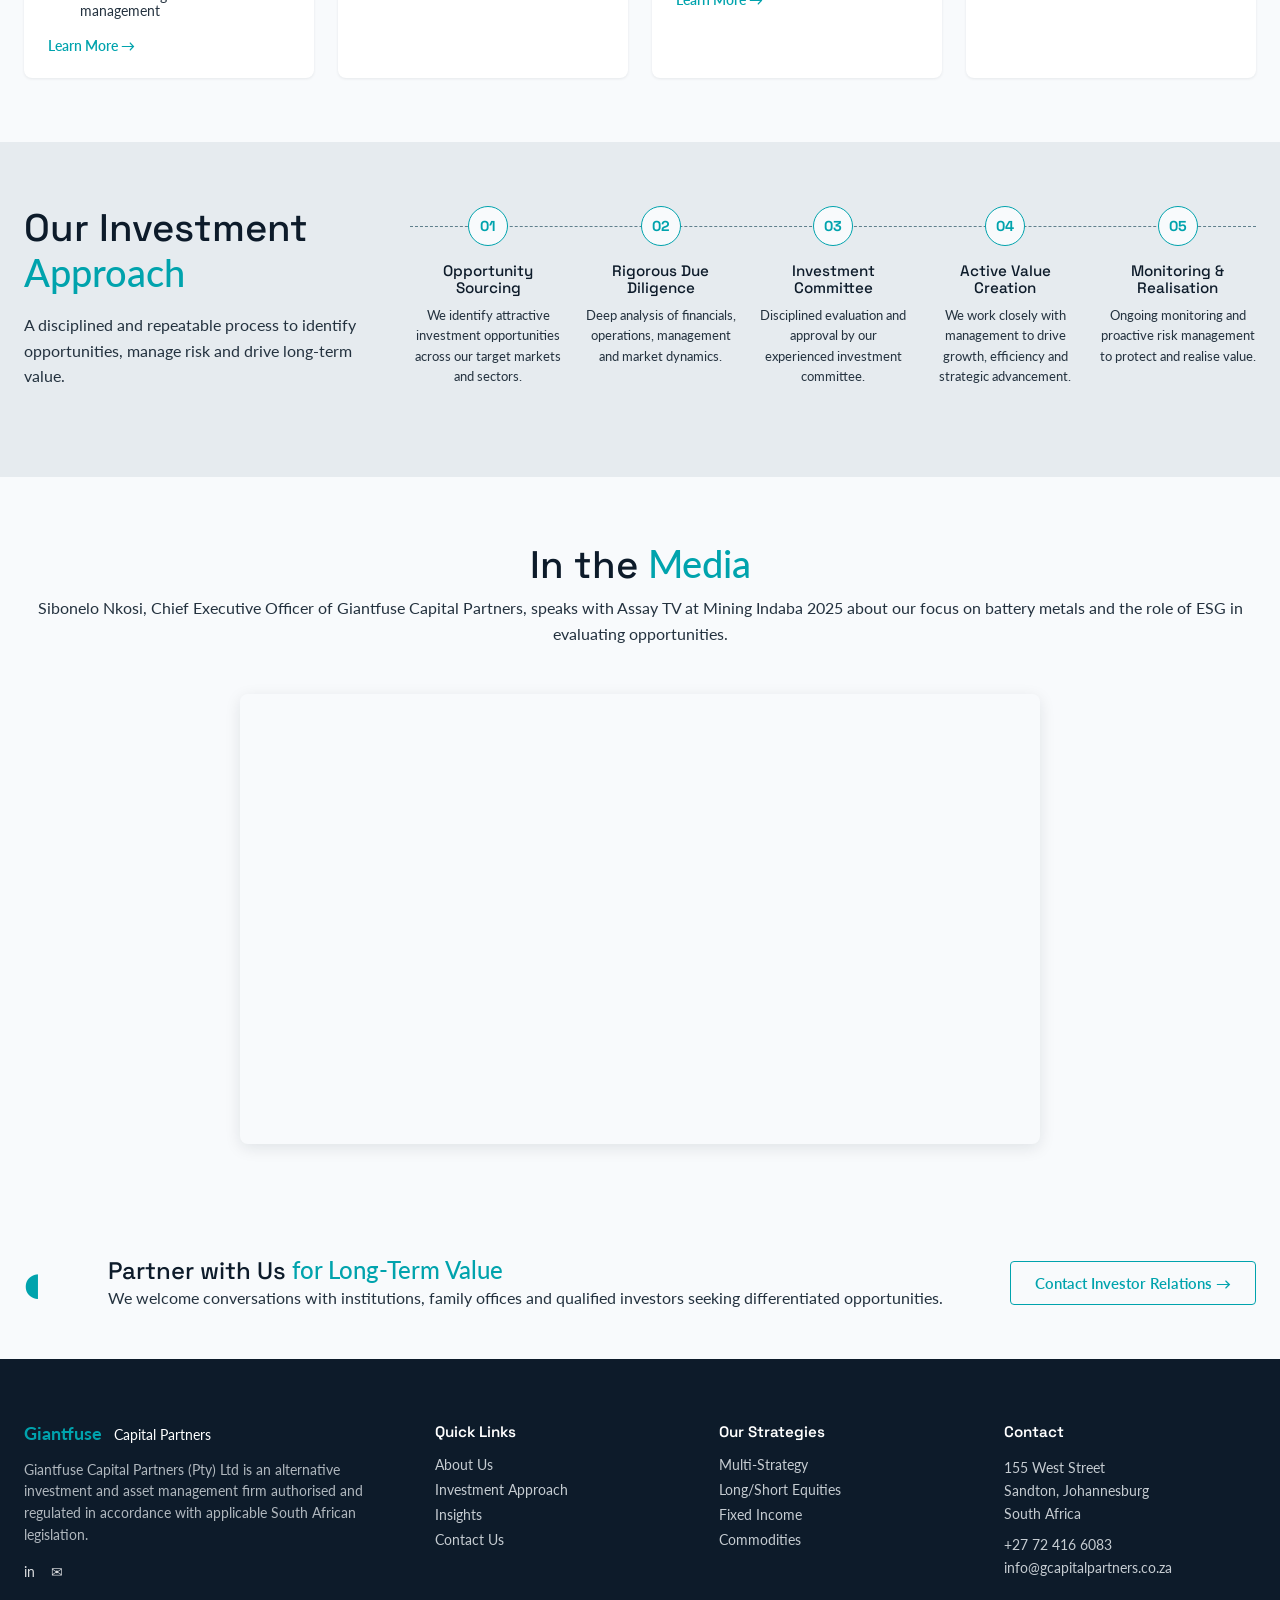
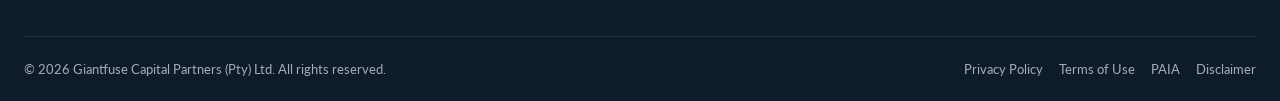
<file: strategies.html>
<!doctype html>
<html lang="en">
<head>
  <meta charset="UTF-8">
  <meta name="viewport" content="width=device-width, initial-scale=1.0">
  <title>Investment Approach | Giantfuse Capital Partners</title>
  <link rel="icon" type="image/png" href="assets/images/icons/favicon.png">
  <link rel="preconnect" href="https://fonts.googleapis.com">
  <link rel="preconnect" href="https://fonts.gstatic.com" crossorigin>
  <link href="https://fonts.googleapis.com/css2?family=Space+Grotesk:wght@400;500;600;700&family=Lato:wght@300;400;500;700&display=swap" rel="stylesheet">
  <link rel="stylesheet" href="assets/css/global.css">
  <link rel="stylesheet" href="assets/css/typography.css">
  <link rel="stylesheet" href="assets/css/navigation.css">
  <link rel="stylesheet" href="assets/css/footer.css">
  <link rel="stylesheet" href="assets/css/components.css">
  <link rel="stylesheet" href="assets/css/animationa.css">
  <link rel="stylesheet" href="assets/css/shared-sections.css">
  <link rel="stylesheet" href="assets/css/atlas-widget.css">
  <link rel="stylesheet" href="assets/css/pages/strategies.css">
</head>
<body>
  <div data-include="navbar"></div>

  <section class="hero hero-banner" data-reveal>
    <div class="hero-media">
      <img src="assets/images/strategies/pexels-constanze-marie-3872134-17879690.jpg" alt="City skyline of financial district towers against a dramatic sky" loading="eager">
    </div>
    <div class="hero-overlay"></div>
    <div class="hero-copy">
      <h1>Our Investment <span class="text-teal">Strategies</span></h1>
      <p>Diversified. Disciplined. Aligned with our ambition. We invest across a focused set of alternative asset classes to deliver long-term value and sustainable, risk-adjusted returns.</p>
    </div>
  </section>

  <main>
    <section class="section" data-reveal>
      <div class="container platform-section">
        <div>
          <h2>A Diversified <span class="text-teal">Investment Platform</span></h2>
          <p>Our strategies are designed to capture attractive risk-adjusted returns across economic cycles, with a focus on capital preservation, income generation and long-term growth.</p>
        </div>
        <!-- Icons below are intentional static copies of ICONS.target/globe/shield/growth in main.js — this section has no JS data-binding, so they can't be pulled from the map. Keep in sync manually if those icons change. -->
        <div class="platform-stats">
          <div class="platform-stat">
            <div class="icon-badge icon-badge-outline"><svg viewBox="0 0 24 24" fill="none" stroke="currentColor" stroke-width="1.5" stroke-linecap="round" stroke-linejoin="round" aria-hidden="true"><circle cx="12" cy="12" r="8"/><circle cx="12" cy="12" r="4.5"/><circle cx="12" cy="12" r="1"/></svg></div>
            <strong>4</strong>
            <span>Core Strategies</span>
          </div>
          <div class="platform-stat">
            <div class="icon-badge icon-badge-outline"><svg viewBox="0 0 24 24" fill="none" stroke="currentColor" stroke-width="1.5" stroke-linecap="round" stroke-linejoin="round" aria-hidden="true"><circle cx="12" cy="12" r="9"/><ellipse cx="12" cy="12" rx="4" ry="9"/><line x1="3" y1="12" x2="21" y2="12"/></svg></div>
            <strong>Diverse</strong>
            <span>Market Exposure</span>
          </div>
          <div class="platform-stat">
            <div class="icon-badge icon-badge-outline"><svg viewBox="0 0 24 24" fill="none" stroke="currentColor" stroke-width="1.5" stroke-linecap="round" stroke-linejoin="round" aria-hidden="true"><path d="M12 3 L20 6 V11 C20 16 16.5 19.5 12 21 C7.5 19.5 4 16 4 11 V6 Z"/><path d="M8.5 12 L11 14.5 L16 9"/></svg></div>
            <strong>Risk-Managed</strong>
            <span>Approach</span>
          </div>
          <div class="platform-stat">
            <div class="icon-badge icon-badge-outline"><svg viewBox="0 0 24 24" fill="none" stroke="currentColor" stroke-width="1.5" stroke-linecap="round" stroke-linejoin="round" aria-hidden="true"><line x1="5" y1="19" x2="5" y2="13"/><line x1="12" y1="19" x2="12" y2="9"/><line x1="19" y1="19" x2="19" y2="5"/><line x1="3" y1="19" x2="21" y2="19"/></svg></div>
            <strong>Long-Term</strong>
            <span>Value Creation</span>
          </div>
        </div>
      </div>
    </section>

    <section class="section" data-reveal>
      <div class="container">
        <div class="section-heading">
          <h2>Our Core <span class="text-teal">Strategies</span></h2>
          <p>Focused strategies. Deep expertise. Measurable outcomes.</p>
        </div>
        <div class="grid-4" id="strategy-details-grid"></div>
      </div>
      <template id="strategy-detail-template">
        <div class="card strategy-detail-card" data-reveal>
          <div class="card-media">Photo: strategy-background</div>
          <div class="card-body">
            <div class="icon-badge" data-field="icon"></div>
            <h3 data-field="title"></h3>
            <p class="strategy-subtitle" data-field="subtitle"></p>
            <p data-field="description"></p>
            <ul class="checklist" data-field="highlights"></ul>
            <a href="#" class="card-link" data-field="link">Learn More &rarr;</a>
          </div>
        </div>
      </template>
    </section>

    <section class="platform-approach" data-reveal>
      <div class="container approach-layout">
        <div class="approach-intro">
          <h2>Our Investment <span class="text-teal">Approach</span></h2>
          <p>A disciplined and repeatable process to identify opportunities, manage risk and drive long-term value.</p>
        </div>
        <div class="approach-timeline">
          <div class="timeline-step">
            <span class="timeline-number">01</span>
            <h3>Opportunity Sourcing</h3>
            <p>We identify attractive investment opportunities across our target markets and sectors.</p>
          </div>
          <div class="timeline-step">
            <span class="timeline-number">02</span>
            <h3>Rigorous Due Diligence</h3>
            <p>Deep analysis of financials, operations, management and market dynamics.</p>
          </div>
          <div class="timeline-step">
            <span class="timeline-number">03</span>
            <h3>Investment Committee</h3>
            <p>Disciplined evaluation and approval by our experienced investment committee.</p>
          </div>
          <div class="timeline-step">
            <span class="timeline-number">04</span>
            <h3>Active Value Creation</h3>
            <p>We work closely with management to drive growth, efficiency and strategic advancement.</p>
          </div>
          <div class="timeline-step">
            <span class="timeline-number">05</span>
            <h3>Monitoring &amp; Realisation</h3>
            <p>Ongoing monitoring and proactive risk management to protect and realise value.</p>
          </div>
        </div>
      </div>
    </section>

    <section class="section" data-reveal>
      <div class="container">
        <div class="section-heading">
          <h2>In the <span class="text-teal">Media</span></h2>
          <p>Sibonelo Nkosi, Chief Executive Officer of Giantfuse Capital Partners, speaks with Assay TV at Mining Indaba 2025 about our focus on battery metals and the role of ESG in evaluating opportunities.</p>
        </div>
        <div class="video-embed">
          <iframe src="https://www.youtube-nocookie.com/embed/tTkAxtqkTtY" title="Sibonelo Nkosi, Giantfuse Capital Partners — 121 Mining Investment Cape Town, February 2025" allow="accelerometer; autoplay; clipboard-write; encrypted-media; gyroscope; picture-in-picture; web-share" loading="lazy" allowfullscreen></iframe>
        </div>
      </div>
    </section>

    <section class="closing-cta" data-reveal>
      <div class="container closing-cta-inner">
        <div class="closing-cta-mark">&#9686;</div>
        <div>
          <h3>Partner with Us <span class="text-teal">for Long-Term Value</span></h3>
          <p>We welcome conversations with institutions, family offices and qualified investors seeking differentiated opportunities.</p>
        </div>
        <a href="contact.html" class="btn btn-outline">Contact Investor Relations &rarr;</a>
      </div>
    </section>
  </main>

  <div data-include="footer"></div>
  <div data-include="atlas-widget"></div>

  <script src="assets/js/counters.js"></script>
  <script src="assets/js/scroll-effects.js"></script>
  <script src="assets/js/navigation.js"></script>
  <script src="assets/js/main.js"></script>
  <script src="assets/js/atlas-widget.js"></script>
</body>
</html>
</file>
<file: assets/css/global.css>
:root {
  --color-teal: #00A3AD;
  --color-navy: #0D1B2A;
  --color-slate: #24323F;
  --color-light-gray: #E6EBEF;
  --color-off-white: #F8FAFC;
  --color-gold: #C8A961;
  --color-steel-teal: #5F7F8C;
  --color-sea-glass: #B7D7DB;
  --color-white: #FFFFFF;

  --space-4: 4px;
  --space-8: 8px;
  --space-12: 12px;
  --space-16: 16px;
  --space-24: 24px;
  --space-32: 32px;
  --space-48: 48px;
  --space-64: 64px;
  --space-96: 96px;

  --radius-sm: 4px;
  --radius-md: 8px;
  --radius-full: 999px;

  --navbar-height: 125px;
}

*, *::before, *::after { box-sizing: border-box; }
html, body { margin: 0; padding: 0; }
html {
  scrollbar-width: none;
  -ms-overflow-style: none;
}
html::-webkit-scrollbar { display: none; }
body {
  background: var(--color-off-white);
  color: var(--color-navy);
  -webkit-font-smoothing: antialiased;
  padding-top: var(--navbar-height);
}
img { max-width: 100%; display: block; }
a { color: inherit; text-decoration: none; }
ul { list-style: none; margin: 0; padding: 0; }
button { font: inherit; cursor: pointer; background: none; border: none; }

.container { max-width: 1280px; margin: 0 auto; padding: 0 var(--space-24); }
.section { padding: var(--space-64) 0; }
.text-teal { color: var(--color-teal); }
</file>
<file: assets/css/typography.css>
h1, h2, h3, h4 {
  font-family: 'Space Grotesk', sans-serif;
  color: var(--color-navy);
  line-height: 1.15;
  margin: 0;
  font-weight: 500;
}
body, p, a, li, button, input, textarea, span {
  font-family: 'Lato', sans-serif;
}
h1 { font-size: clamp(2.25rem, 4vw, 3.5rem); }
h2 { font-size: clamp(1.75rem, 3vw, 2.5rem); }
h3 { font-size: 1.5rem; }
h4 { font-size: 1.125rem; font-weight: 600; }
p {
  font-size: 1rem;
  line-height: 1.6;
  color: var(--color-slate);
  margin: 0;
}
.eyebrow {
  display: inline-block;
  font-size: 0.8rem;
  letter-spacing: 0.08em;
  text-transform: uppercase;
  color: var(--color-teal);
  font-weight: 600;
}
.section-heading { text-align: center; margin-bottom: var(--space-48); }
.section-heading h2 { margin-bottom: var(--space-8); }
.section-heading p { color: var(--color-slate); }
</file>
<file: assets/css/navigation.css>
.navbar {
  position: fixed;
  top: 0;
  left: 0;
  right: 0;
  z-index: 50;
  padding-top: 28px;
}
.navbar-inner {
  position: relative;
  max-width: 1400px;
  width: 90%;
  margin: 0 auto;
  height: 76px;
  padding: 0 var(--space-32);
  border-radius: 22px;
  background: rgba(255, 255, 255, 0.08);
  backdrop-filter: blur(20px);
  -webkit-backdrop-filter: blur(20px);
  border: 1px solid rgba(255, 255, 255, 0.15);
  box-shadow: 0 10px 40px rgba(0, 0, 0, 0.18), 0 2px 8px rgba(255, 255, 255, 0.05) inset;
  display: grid;
  grid-template-columns: minmax(0, 1fr) auto minmax(0, 1fr);
  align-items: center;
  opacity: 0;
  transform: translateY(-10px);
  animation: navbar-fade-in 500ms ease-out forwards;
  transition: background 0.3s ease, backdrop-filter 0.3s ease, box-shadow 0.3s ease;
}
@keyframes navbar-fade-in {
  from { opacity: 0; transform: translateY(-10px); }
  to { opacity: 1; transform: translateY(0); }
}
.navbar-inner:hover { background: rgba(255, 255, 255, 0.14); }
.navbar.is-scrolled .navbar-inner {
  background: rgba(255, 255, 255, 0.16);
  backdrop-filter: blur(26px);
  -webkit-backdrop-filter: blur(26px);
  box-shadow: 0 14px 48px rgba(0, 0, 0, 0.24), 0 2px 8px rgba(255, 255, 255, 0.05) inset;
}
.navbar.is-scrolled .navbar-inner:hover { background: rgba(255, 255, 255, 0.20); }

.navbar-logo { display: flex; align-items: center; grid-column: 1; justify-self: start; }
/* This crop is ~5.5:1 (vs. an earlier, much flatter ~14:1 crop of a different source file
   that had to be split into separate icon/wordmark assets to stay legible) - reasonable
   enough that one height fits every breakpoint. 28px is the largest that still clears the
   tightest real pinch point, right at the 1025px breakpoint where the centered nav-links
   block (~532px) first appears and only leaves ~163px for the logo (verified empirically:
   28px needs ~155px, an 8px margin; 30px already overlaps). Mobile/tablet have far more
   room to spare at this same height. */
.navbar-logo img { height: 28px; width: auto; max-width: none; filter: brightness(0) invert(1); transition: filter 0.3s ease; }
.navbar.is-scrolled .navbar-logo img { filter: none; }
.navbar-links { display: none; align-items: center; gap: 40px; grid-column: 2; }
@media (min-width: 1025px) { .navbar-links { display: flex; } }
.navbar-links a { font-size: 0.9rem; font-weight: 500; color: var(--color-white); transition: color 250ms ease; }
.navbar.is-scrolled .navbar-links a { color: var(--color-navy); }
.navbar-links a:hover { color: var(--color-teal); }
.navbar-links a.active, .navbar-mobile-links a.active { color: var(--color-teal); }
.navbar-links a.active { border-bottom: 2px solid var(--color-teal); padding-bottom: var(--space-4); }
.navbar-actions { display: flex; align-items: center; gap: var(--space-16); grid-column: 3; justify-self: end; }
.navbar-actions .navbar-cta { display: none; }
@media (min-width: 1025px) { .navbar-actions .navbar-cta { display: inline-flex; } }
.navbar-actions .navbar-cta,
.navbar-mobile-cta {
  border-radius: 15px;
  background: linear-gradient(135deg, var(--color-teal), #00838C);
  box-shadow: 0 4px 16px rgba(0, 163, 173, 0.35);
  transition: transform 250ms ease, box-shadow 250ms ease;
}
.navbar-actions .navbar-cta:hover,
.navbar-mobile-cta:hover {
  transform: translateY(-2px);
  box-shadow: 0 10px 30px rgba(0, 180, 220, 0.35);
}

/* Animated hamburger — three bars that rotate/fade into an X via CSS transforms,
   colored with currentColor so it reuses the same white/navy scroll-state swap
   already applied to .navbar-toggle's own color. */
.navbar-toggle {
  display: inline-flex;
  flex-direction: column;
  align-items: center;
  justify-content: center;
  gap: 5px;
  width: 32px;
  height: 32px;
  color: var(--color-white);
  transition: color 0.3s ease;
}
.navbar.is-scrolled .navbar-toggle { color: var(--color-navy); }
@media (min-width: 1025px) { .navbar-toggle { display: none; } }
.navbar-toggle-bar {
  display: block;
  width: 20px;
  height: 2px;
  border-radius: 2px;
  background: currentColor;
  transition: transform 250ms ease, opacity 250ms ease;
}
.navbar-toggle.is-open .navbar-toggle-bar:nth-child(1) { transform: translateY(7px) rotate(45deg); }
.navbar-toggle.is-open .navbar-toggle-bar:nth-child(2) { opacity: 0; }
.navbar-toggle.is-open .navbar-toggle-bar:nth-child(3) { transform: translateY(-7px) rotate(-45deg); }

/* Mobile/tablet dropdown — an extension of the floating pill itself (nested inside
   .navbar-inner, absolutely positioned relative to it), not a full-height side drawer.
   Unlike the slim pill above it, this panel is tall enough to sit directly over the
   hero's own heading/body text, so it needs a much more opaque backdrop than the pill's
   subtle glass tint — a faint tint lets that busy text show through and collide visually
   with the menu's own links. Same white/navy text swap as the pill, but each background
   tint goes toward near-opaque rather than mostly-transparent. */
.navbar-mobile-menu {
  position: absolute;
  top: calc(100% + 12px);
  left: 0;
  right: 0;
  border-radius: 22px;
  background: rgba(13, 27, 42, 0.82);
  backdrop-filter: blur(20px);
  -webkit-backdrop-filter: blur(20px);
  border: 1px solid rgba(255, 255, 255, 0.15);
  box-shadow: 0 10px 40px rgba(0, 0, 0, 0.18), 0 2px 8px rgba(255, 255, 255, 0.05) inset;
  padding: var(--space-16);
  display: flex;
  flex-direction: column;
  opacity: 0;
  visibility: hidden;
  transform: translateY(-8px);
  transition: opacity 280ms ease, transform 280ms ease, visibility 280ms ease, background 0.3s ease, backdrop-filter 0.3s ease;
}
.navbar-mobile-menu.is-open { opacity: 1; visibility: visible; transform: translateY(0); }
.navbar.is-scrolled .navbar-mobile-menu {
  background: rgba(255, 255, 255, 0.92);
  backdrop-filter: blur(26px);
  -webkit-backdrop-filter: blur(26px);
}
@media (min-width: 1025px) { .navbar-mobile-menu { display: none !important; } }

.navbar-mobile-links { display: flex; flex-direction: column; }
.navbar-mobile-links a {
  font-size: 1rem;
  font-weight: 500;
  color: var(--color-white);
  padding: 18px var(--space-8);
  transition: color 0.3s ease;
}
.navbar.is-scrolled .navbar-mobile-links a { color: var(--color-navy); }
.navbar-mobile-cta { justify-content: center; width: 100%; margin-top: var(--space-24); }

body.nav-open { overflow: hidden; }
@media (min-width: 1025px) { body.nav-open { overflow: auto; } }
</file>
<file: assets/css/footer.css>
.site-footer { background: var(--color-navy); color: var(--color-light-gray); padding: var(--space-64) 0 var(--space-24); }
.footer-logo { font-weight: 700; color: var(--color-teal); font-size: 1.1rem; }
.footer-logo span { color: var(--color-white); font-weight: 400; font-size: 0.9rem; margin-left: var(--space-8); }
.footer-grid { display: grid; grid-template-columns: 1fr; gap: var(--space-32); margin-bottom: var(--space-48); }
@media (min-width: 641px) { .footer-grid { grid-template-columns: 1.5fr 1fr 1fr 1fr; } }
.footer-grid h4 { color: var(--color-white); margin-bottom: var(--space-16); font-size: 0.95rem; }
.footer-grid a { display: block; color: var(--color-light-gray); font-size: 0.9rem; margin-bottom: var(--space-8); opacity: 0.85; }
.footer-grid a:hover { color: var(--color-teal); opacity: 1; }
.footer-legal-blurb { font-size: 0.85rem; opacity: 0.75; margin-top: var(--space-16); line-height: 1.6; color: var(--color-light-gray); }
.footer-contact-line { font-size: 0.9rem; opacity: 0.85; color: var(--color-light-gray); margin-bottom: var(--space-8); }
.footer-social { display: flex; gap: var(--space-16); margin-top: var(--space-16); }
.footer-social a { color: var(--color-white); }
.footer-bottom {
  border-top: 1px solid rgba(255, 255, 255, 0.12);
  padding-top: var(--space-24);
  display: flex;
  flex-direction: column;
  gap: var(--space-12);
  font-size: 0.8rem;
  opacity: 0.7;
}
@media (min-width: 641px) { .footer-bottom { flex-direction: row; justify-content: space-between; } }
.footer-bottom-links { display: flex; gap: var(--space-16); flex-wrap: wrap; }
</file>
<file: assets/css/components.css>
.btn {
  display: inline-flex;
  align-items: center;
  gap: var(--space-8);
  padding: var(--space-12) var(--space-24);
  border-radius: var(--radius-sm);
  font-weight: 600;
  font-size: 0.95rem;
  border: 1.5px solid transparent;
  transition: background-color 0.2s ease, color 0.2s ease, border-color 0.2s ease;
}
.btn-solid { background: var(--color-teal); color: var(--color-white); }
.btn-solid:hover { background: #00848c; }
.btn-outline { background: transparent; border-color: var(--color-teal); color: var(--color-teal); }
.btn-outline:hover { background: var(--color-teal); color: var(--color-white); }

.icon-badge {
  width: 48px;
  height: 48px;
  border-radius: var(--radius-full);
  background: var(--color-teal);
  color: var(--color-white);
  display: flex;
  align-items: center;
  justify-content: center;
  flex-shrink: 0;
}
.icon-badge svg { width: 24px; height: 24px; }

.card {
  background: var(--color-white);
  border-radius: var(--radius-md);
  overflow: hidden;
  box-shadow: 0 1px 3px rgba(13, 27, 42, 0.08);
}
.card-media {
  position: relative;
  height: 160px;
  background: linear-gradient(135deg, var(--color-sea-glass), var(--color-steel-teal));
  display: flex;
  align-items: center;
  justify-content: center;
  color: var(--color-white);
  font-size: 0.75rem;
  letter-spacing: 0.05em;
  text-transform: uppercase;
  text-align: center;
  padding: var(--space-8);
  overflow: hidden;
}
.card-media img { position: absolute; inset: 0; width: 100%; height: 100%; object-fit: cover; }
.card-body { padding: var(--space-24); }
.strategy-card .icon-badge { margin-top: -32px; border: 3px solid var(--color-white); }
.card h3 { margin: var(--space-16) 0 var(--space-8); }
.card p { margin-bottom: var(--space-16); font-size: 0.9rem; }
.card-link { color: var(--color-teal); font-weight: 600; font-size: 0.9rem; }

.grid-4 { display: grid; grid-template-columns: minmax(0, 1fr); gap: var(--space-24); }
@media (min-width: 641px) { .grid-4 { grid-template-columns: repeat(2, minmax(0, 1fr)); } }
@media (min-width: 1025px) { .grid-4 { grid-template-columns: repeat(4, minmax(0, 1fr)); } }

.icon-badge-outline { background: transparent; color: var(--color-teal); border: 1.5px solid var(--color-teal); }
.stat-tile { text-align: center; display: flex; flex-direction: column; align-items: center; }
.stat-tile .stat-value { font-family: 'Space Grotesk', sans-serif; font-size: 2rem; color: var(--color-navy); margin-top: var(--space-16); }
.stat-tile .stat-label { font-size: 0.85rem; color: var(--color-slate); margin-top: var(--space-4); }
.stats-disclaimer { text-align: center; font-size: 0.8rem; color: var(--color-slate); opacity: 0.75; margin-top: var(--space-32); }

.grid-5 { display: grid; grid-template-columns: repeat(2, minmax(0, 1fr)); gap: var(--space-24); }
@media (min-width: 641px) { .grid-5 { grid-template-columns: repeat(3, minmax(0, 1fr)); } }
@media (min-width: 1025px) { .grid-5 { grid-template-columns: repeat(5, minmax(0, 1fr)); } }

.insight-card .card-media { background: linear-gradient(135deg, var(--color-navy), var(--color-steel-teal)); height: 140px; }
.insight-card .meta { font-size: 0.8rem; color: var(--color-slate); margin: var(--space-8) 0; }

.grid-3 { display: grid; grid-template-columns: minmax(0, 1fr); gap: var(--space-24); }
@media (min-width: 641px) { .grid-3 { grid-template-columns: repeat(3, minmax(0, 1fr)); } }

.section-heading-row { display: flex; justify-content: space-between; align-items: baseline; text-align: left; margin-bottom: var(--space-48); }
.section-heading-row h2 { margin-bottom: 0; }

.checklist { display: flex; flex-direction: column; gap: var(--space-16); margin-top: var(--space-24); }
.checklist li { display: flex; align-items: center; gap: var(--space-12); font-weight: 600; color: var(--color-navy); }
.checklist .icon-badge { width: 28px; height: 28px; }
.checklist .icon-badge svg { width: 16px; height: 16px; }
</file>
<file: assets/css/animationa.css>
[data-reveal] {
  opacity: 0;
  transform: translateY(16px);
  transition: opacity 0.6s ease, transform 0.6s ease;
}
[data-reveal].is-revealed {
  opacity: 1;
  transform: translateY(0);
}
@media (prefers-reduced-motion: reduce) {
  [data-reveal] {
    opacity: 1;
    transform: none;
    transition: none;
  }
}
</file>
<file: assets/css/shared-sections.css>
.hero {
  position: relative;
  min-height: 100vh;
  min-height: 100svh;
  margin-top: calc(-1 * var(--navbar-height));
  padding-top: calc(var(--navbar-height) + var(--space-48));
  display: flex;
  align-items: center;
  overflow: hidden;
}
.hero-media { position: absolute; inset: 0; z-index: 0; }
.hero-media img, .hero-media video { width: 100%; height: 100%; object-fit: cover; }
.hero-overlay {
  position: absolute;
  inset: 0;
  z-index: 1;
  background: linear-gradient(rgba(13, 27, 42, 0.55), rgba(13, 27, 42, 0.78));
}
.hero-copy {
  position: relative;
  z-index: 2;
  max-width: 1280px;
  width: 100%;
  margin: 0 auto;
  padding: 0 var(--space-24) var(--space-64);
}
.hero h1 { margin-bottom: var(--space-16); color: var(--color-white); }
.hero p { max-width: 480px; margin-bottom: var(--space-24); color: var(--color-light-gray); }
.hero .eyebrow { margin-bottom: var(--space-16); }
.hero-actions { display: flex; flex-wrap: wrap; gap: var(--space-16); }

.hero-banner {
  min-height: 480px;
  padding-bottom: var(--space-32);
}
.hero-banner .hero-copy { padding-bottom: var(--space-32); }

.closing-cta { padding: var(--space-48) 0; }
.closing-cta-inner {
  display: flex;
  flex-direction: column;
  gap: var(--space-16);
  align-items: flex-start;
}
@media (min-width: 1025px) {
  .closing-cta-inner { flex-direction: row; align-items: center; justify-content: space-between; }
}
.closing-cta-mark { font-size: 2rem; color: var(--color-teal); }
</file>
<file: assets/css/atlas-widget.css>
.atlas-widget { position: fixed; z-index: 150; bottom: 24px; right: 24px; }

.atlas-launcher {
  width: 56px;
  height: 56px;
  border-radius: var(--radius-full);
  background: linear-gradient(135deg, var(--color-teal), #007A82);
  color: var(--color-white);
  display: flex;
  align-items: center;
  justify-content: center;
  box-shadow: 0 0 0 5px rgba(0, 163, 173, 0.12), 0 8px 20px rgba(0, 163, 173, 0.35);
  animation: atlas-launcher-breathe 2.6s ease-in-out infinite;
}
.atlas-launcher svg { width: 26px; height: 26px; }
@keyframes atlas-launcher-breathe {
  0%, 100% { box-shadow: 0 0 0 5px rgba(0, 163, 173, 0.12), 0 8px 20px rgba(0, 163, 173, 0.35); }
  50% { box-shadow: 0 0 0 8px rgba(0, 163, 173, 0.06), 0 8px 26px rgba(0, 163, 173, 0.5); }
}

.atlas-panel {
  position: fixed;
  bottom: 92px;
  right: 24px;
  width: 360px;
  height: 480px;
  background: rgba(255, 255, 255, 0.55);
  backdrop-filter: blur(18px) saturate(140%);
  -webkit-backdrop-filter: blur(18px) saturate(140%);
  border: 1px solid rgba(255, 255, 255, 0.6);
  border-radius: var(--radius-md);
  box-shadow: 0 8px 32px rgba(13, 27, 42, 0.14), 0 0 0 1px rgba(0, 163, 173, 0.08);
  display: flex;
  flex-direction: column;
  overflow: hidden;
  opacity: 0;
  visibility: hidden;
  transform: translateY(12px);
  transition: opacity 0.25s ease, transform 0.25s ease, visibility 0.25s ease;
}
@supports not (backdrop-filter: blur(1px)) {
  .atlas-panel { background: rgba(255, 255, 255, 0.96); }
}
.atlas-panel.is-open { opacity: 1; visibility: visible; transform: translateY(0); }

@media (max-width: 640px) {
  .atlas-panel { inset: var(--space-16); bottom: var(--space-16); width: auto; height: auto; }
}

.atlas-panel-header {
  display: flex;
  align-items: center;
  justify-content: space-between;
  padding: var(--space-16);
  border-bottom: 1px solid rgba(255, 255, 255, 0.5);
  flex-shrink: 0;
}
.atlas-panel-header-title { display: flex; align-items: center; gap: var(--space-8); }
.atlas-status-dot {
  width: 7px;
  height: 7px;
  border-radius: var(--radius-full);
  background: var(--color-teal);
  flex-shrink: 0;
  animation: atlas-dot-pulse 2.2s infinite;
}
@keyframes atlas-dot-pulse {
  0% { box-shadow: 0 0 0 0 rgba(0, 163, 173, 0.5); }
  70% { box-shadow: 0 0 0 8px rgba(0, 163, 173, 0); }
  100% { box-shadow: 0 0 0 0 rgba(0, 163, 173, 0); }
}
.atlas-panel-header strong { display: block; color: var(--color-navy); }
.atlas-panel-header span { font-size: 0.8rem; color: var(--color-slate); }
.atlas-panel-header-actions { display: flex; align-items: center; gap: var(--space-8); }
.atlas-close {
  color: var(--color-slate);
  width: 28px;
  height: 28px;
  display: flex;
  align-items: center;
  justify-content: center;
  border-radius: var(--radius-full);
  background: rgba(255, 255, 255, 0.5);
  border: 1px solid rgba(255, 255, 255, 0.6);
}
.atlas-close svg { width: 18px; height: 18px; }
.atlas-voice-toggle {
  color: var(--color-slate);
  width: 28px;
  height: 28px;
  display: flex;
  align-items: center;
  justify-content: center;
  border-radius: var(--radius-full);
  background: rgba(255, 255, 255, 0.5);
  border: 1px solid rgba(255, 255, 255, 0.6);
}
.atlas-voice-toggle svg { width: 18px; height: 18px; }
.atlas-voice-toggle[hidden] { display: none; }
.atlas-voice-toggle svg[hidden] { display: none; }

.atlas-messages {
  flex: 1;
  overflow-y: auto;
  padding: var(--space-16);
  display: flex;
  flex-direction: column;
  gap: var(--space-12);
  scrollbar-width: none;
  -ms-overflow-style: none;
}
.atlas-messages::-webkit-scrollbar { display: none; }

.atlas-message { max-width: 85%; padding: var(--space-8) var(--space-12); font-size: 0.9rem; line-height: 1.5; }
.atlas-message a { color: inherit; text-decoration: underline; font-weight: 600; }
.atlas-message-bot {
  align-self: flex-start;
  background: rgba(255, 255, 255, 0.7);
  border: 1px solid rgba(255, 255, 255, 0.6);
  color: var(--color-navy);
  border-radius: var(--radius-md) var(--radius-md) var(--radius-md) 0;
  box-shadow: 0 3px 10px rgba(13, 27, 42, 0.05);
}
.atlas-message-user {
  align-self: flex-end;
  background: linear-gradient(135deg, var(--color-teal), #007A82);
  color: var(--color-white);
  border-radius: var(--radius-md) var(--radius-md) 0 var(--radius-md);
  box-shadow: 0 4px 14px rgba(0, 163, 173, 0.25);
}

.atlas-typing {
  align-self: flex-start;
  background: rgba(255, 255, 255, 0.7);
  border: 1px solid rgba(255, 255, 255, 0.6);
  border-radius: var(--radius-md) var(--radius-md) var(--radius-md) 0;
  padding: var(--space-8) var(--space-12);
  display: flex;
  gap: 4px;
}
.atlas-typing span { width: 6px; height: 6px; border-radius: var(--radius-full); background: var(--color-teal); opacity: 0.5; animation: atlas-typing-bounce 1s infinite; }
.atlas-typing span:nth-child(2) { animation-delay: 0.15s; }
.atlas-typing span:nth-child(3) { animation-delay: 0.3s; }
@keyframes atlas-typing-bounce { 0%, 60%, 100% { transform: translateY(0); opacity: 0.5; } 30% { transform: translateY(-4px); opacity: 1; } }

.atlas-input-row { display: flex; align-items: center; gap: var(--space-8); padding: var(--space-16); border-top: 1px solid rgba(255, 255, 255, 0.5); flex-shrink: 0; }

.atlas-input-wrap { position: relative; flex: 1; }
.atlas-input-wrap input {
  width: 100%;
  padding: var(--space-8) var(--space-12);
  background: rgba(255, 255, 255, 0.55);
  border: 1.5px solid rgba(0, 163, 173, 0.25);
  border-radius: var(--radius-full);
  font-family: 'Lato', sans-serif;
  font-size: 0.9rem;
  color: var(--color-navy);
}
.atlas-input-wrap input:focus { outline: none; border-color: var(--color-teal); }

.atlas-mic {
  width: 36px;
  height: 36px;
  border-radius: var(--radius-full);
  background: rgba(255, 255, 255, 0.5);
  border: 1px solid rgba(255, 255, 255, 0.6);
  color: var(--color-slate);
  display: flex;
  align-items: center;
  justify-content: center;
  flex-shrink: 0;
}
.atlas-mic svg { width: 16px; height: 16px; }
.atlas-mic[hidden] { display: none; }
.atlas-mic.is-listening {
  background: linear-gradient(135deg, var(--color-teal), #007A82);
  border: none;
  color: var(--color-white);
  box-shadow: 0 0 0 4px rgba(0, 163, 173, 0.15), 0 4px 14px rgba(0, 163, 173, 0.4);
  animation: atlas-mic-pulse 1.4s ease-in-out infinite;
}
@keyframes atlas-mic-pulse {
  0%, 100% { box-shadow: 0 0 0 4px rgba(0, 163, 173, 0.15), 0 4px 14px rgba(0, 163, 173, 0.4); }
  50% { box-shadow: 0 0 0 8px rgba(0, 163, 173, 0.05), 0 4px 18px rgba(0, 163, 173, 0.55); }
}

.atlas-mic-wave {
  position: absolute;
  inset: 0;
  display: none;
  align-items: center;
  gap: var(--space-4);
  padding: 0 var(--space-12);
  border-radius: var(--radius-full);
  background: rgba(255, 255, 255, 0.55);
  border: 1.5px solid var(--color-teal);
  color: #00838C;
  font-style: italic;
  font-size: 0.9rem;
  font-family: 'Lato', sans-serif;
  pointer-events: none;
}
.atlas-input-wrap.is-listening .atlas-mic-wave { display: flex; }
.atlas-input-wrap.is-listening input { color: transparent; }
.atlas-wave-bars { display: inline-flex; align-items: center; gap: 2px; margin-left: var(--space-4); }
.atlas-wave-bars span { width: 2.5px; border-radius: 2px; background: var(--color-teal); animation: atlas-wave-bounce 0.9s ease-in-out infinite; }
.atlas-wave-bars span:nth-child(1) { height: 6px; animation-delay: 0s; }
.atlas-wave-bars span:nth-child(2) { height: 12px; animation-delay: 0.15s; }
.atlas-wave-bars span:nth-child(3) { height: 8px; animation-delay: 0.3s; }
.atlas-wave-bars span:nth-child(4) { height: 14px; animation-delay: 0.45s; }
@keyframes atlas-wave-bounce { 0%, 100% { transform: scaleY(0.5); } 50% { transform: scaleY(1); } }

.atlas-message-system { align-self: center; text-align: center; font-size: 0.75rem; color: var(--color-slate); max-width: 90%; }
.atlas-send {
  width: 36px;
  height: 36px;
  border-radius: var(--radius-full);
  background: linear-gradient(135deg, var(--color-teal), #007A82);
  color: var(--color-white);
  display: flex;
  align-items: center;
  justify-content: center;
  flex-shrink: 0;
  box-shadow: 0 4px 12px rgba(0, 163, 173, 0.3);
}
.atlas-send svg { width: 16px; height: 16px; }

@media (prefers-reduced-motion: reduce) {
  .atlas-panel { transition: opacity 0.25s ease, visibility 0.25s ease; transform: none; }
  .atlas-typing span { animation: none; }
  .atlas-status-dot { animation: none; }
  .atlas-launcher { animation: none; }
  .atlas-mic.is-listening { animation: none; }
  .atlas-wave-bars span { animation: none; }
}
</file>
<file: assets/css/pages/about.css>
.about-who-we-are { display: grid; grid-template-columns: 1fr; gap: var(--space-32); align-items: center; }
@media (min-width: 1025px) { .about-who-we-are { grid-template-columns: 1.2fr 1fr; gap: var(--space-48); } }
.about-who-we-are p { margin-bottom: var(--space-16); }
.about-who-we-are p:last-child { margin-bottom: 0; }

.stat-box {
  background: var(--color-light-gray);
  border-radius: var(--radius-md);
  padding: var(--space-32);
  display: grid;
  grid-template-columns: repeat(2, minmax(0, 1fr));
  gap: var(--space-24) var(--space-32);
}
.stat-box-item { padding-bottom: var(--space-16); border-bottom: 1px solid rgba(13, 27, 42, 0.12); }
.stat-box-item:nth-child(3), .stat-box-item:nth-child(4) { border-bottom: none; padding-bottom: 0; }
.stat-box-item strong { display: block; font-family: 'Space Grotesk', sans-serif; font-size: 1.5rem; color: var(--color-navy); margin-bottom: var(--space-4); }
.stat-box-item span { font-size: 0.85rem; color: var(--color-slate); }

.purpose-band { background: var(--color-navy); padding: var(--space-64) 0; }
.purpose-grid { display: grid; grid-template-columns: 1fr; gap: var(--space-32); text-align: center; }
@media (min-width: 641px) { .purpose-grid { grid-template-columns: repeat(3, 1fr); } }
.purpose-item .icon-badge { width: 80px; height: 80px; margin: 0 auto var(--space-16); }
.purpose-item .icon-badge svg { width: 36px; height: 36px; }
.purpose-item h3 { color: var(--color-white); margin-bottom: var(--space-8); }
.purpose-item p { color: var(--color-light-gray); max-width: 320px; margin: 0 auto; }

.value-card { background: var(--color-white); border: 1px solid var(--color-light-gray); border-radius: var(--radius-md); padding: var(--space-24); text-align: center; }
.value-card .icon-badge { margin: 0 auto var(--space-16); }
.value-card h3 { font-size: 1.125rem; margin-bottom: var(--space-8); }
.value-card p { font-size: 0.9rem; }

.about-who-we-serve { display: grid; grid-template-columns: 1fr; gap: var(--space-32); align-items: center; }
@media (min-width: 1025px) { .about-who-we-serve { grid-template-columns: 1fr 1.1fr; gap: var(--space-48); } }
.about-image { border-radius: var(--radius-md); overflow: hidden; aspect-ratio: 4 / 3; }
.about-image img { width: 100%; height: 100%; object-fit: cover; }

.approach-step { background: var(--color-off-white); border: 1px solid var(--color-light-gray); border-radius: var(--radius-md); padding: var(--space-24); position: relative; }
.approach-number { position: absolute; top: var(--space-16); right: var(--space-16); font-family: 'Space Grotesk', sans-serif; font-size: 0.85rem; font-weight: 700; color: var(--color-sea-glass); }
.approach-step .icon-badge { margin-bottom: var(--space-16); }
.approach-step h3 { font-size: 1.05rem; margin-bottom: var(--space-8); }
.approach-step p { font-size: 0.85rem; }

.geo-footprint { background: var(--color-light-gray); }
.geo-grid { display: grid; grid-template-columns: 1fr; gap: var(--space-32); align-items: center; }
@media (min-width: 1025px) { .geo-grid { grid-template-columns: 1fr 1fr; gap: var(--space-48); } }
.geo-visual { position: relative; min-height: 260px; }
.geo-dots {
  position: absolute;
  inset: 0;
  border-radius: var(--radius-md);
  background-image: radial-gradient(var(--color-steel-teal) 1.5px, transparent 1.5px);
  background-size: 16px 16px;
  opacity: 0.35;
}
.office-card {
  position: relative;
  z-index: 1;
  max-width: 280px;
  margin-left: auto;
  background: var(--color-white);
  border-radius: var(--radius-md);
  box-shadow: 0 4px 16px rgba(13, 27, 42, 0.1);
  padding: var(--space-24);
  display: flex;
  gap: var(--space-16);
  align-items: flex-start;
}
.office-card h4 { margin-bottom: var(--space-8); }
.office-card p { font-size: 0.9rem; }
</file>
<file: assets/css/pages/contact.css>
.contact-info-bar { background: var(--color-off-white); padding: var(--space-48) 0; border-bottom: 1px solid var(--color-light-gray); }
.contact-info-grid { display: grid; grid-template-columns: 1fr; gap: var(--space-32); }
@media (min-width: 641px) { .contact-info-grid { grid-template-columns: repeat(2, 1fr); } }
@media (min-width: 1025px) { .contact-info-grid { grid-template-columns: repeat(4, 1fr); } }
.contact-info-item { display: flex; gap: var(--space-16); align-items: flex-start; }
.contact-info-item h4 { margin-bottom: var(--space-4); }
.contact-info-item p { font-size: 0.9rem; }

.enquiry-steps { list-style: none; margin: 0 0 var(--space-48); padding: 0; display: grid; grid-template-columns: repeat(3, minmax(0, 1fr)); gap: var(--space-16); position: relative; }
.enquiry-steps::before {
  content: '';
  position: absolute;
  top: 20px;
  left: calc(100% / 6);
  right: calc(100% / 6);
  height: 1px;
  border-top: 1px dashed var(--color-steel-teal);
  z-index: 0;
}
.enquiry-step { position: relative; z-index: 1; display: flex; flex-direction: column; align-items: center; text-align: center; gap: var(--space-8); }
.enquiry-step-marker {
  width: 40px;
  height: 40px;
  border-radius: var(--radius-full);
  border: 1.5px solid var(--color-steel-teal);
  background: var(--color-off-white);
  color: var(--color-slate);
  display: flex;
  align-items: center;
  justify-content: center;
  cursor: default;
}
.enquiry-step-number { font-family: 'Space Grotesk', sans-serif; font-weight: 700; font-size: 0.9rem; }
.enquiry-step.is-active .enquiry-step-marker { background: var(--color-teal); border-color: var(--color-teal); color: var(--color-white); }
.enquiry-step.is-complete .enquiry-step-marker { background: var(--color-teal); border-color: var(--color-teal); color: var(--color-white); cursor: pointer; }
.enquiry-step strong { display: block; font-size: 0.9rem; color: var(--color-navy); }
.enquiry-step span { font-size: 0.78rem; color: var(--color-slate); }

.enquiry-phase { display: none; }
.enquiry-phase.is-active { display: block; }
.phase-card { background: var(--color-white); border: 1px solid var(--color-light-gray); border-radius: var(--radius-md); padding: var(--space-32); max-width: 760px; margin: 0 auto; }
.phase-badge {
  display: inline-block;
  background: var(--color-teal);
  color: var(--color-white);
  font-size: 0.72rem;
  font-weight: 700;
  letter-spacing: 0.05em;
  text-transform: uppercase;
  padding: var(--space-4) var(--space-12);
  border-radius: var(--radius-full);
  margin-bottom: var(--space-16);
}
.phase-card h3 { margin-bottom: var(--space-8); }
.phase-intro { margin-bottom: var(--space-24); font-size: 0.9rem; }

.field-group { margin-bottom: var(--space-24); }
.field-label { display: block; font-weight: 600; color: var(--color-navy); margin-bottom: var(--space-8); font-size: 0.9rem; }
.field-hint { font-size: 0.8rem; color: var(--color-slate); margin-bottom: var(--space-12); }
.field-error { color: var(--color-gold); font-size: 0.8rem; margin-top: var(--space-8); }

select, textarea, input[type="text"], input[type="email"], input[type="tel"] {
  width: 100%;
  padding: var(--space-12);
  border: 1.5px solid var(--color-light-gray);
  border-radius: var(--radius-sm);
  font-family: 'Lato', sans-serif;
  font-size: 0.95rem;
  color: var(--color-navy);
  background: var(--color-white);
}
select:focus, textarea:focus, input:focus { outline: none; border-color: var(--color-teal); }
.field-group.has-error select,
.field-group.has-error textarea,
.field-group.has-error input,
.field-group.has-error .persona-grid,
.field-group.has-error .solution-checklist {
  border-color: var(--color-gold);
}
textarea { resize: vertical; }

.persona-grid { display: grid; grid-template-columns: 1fr; gap: var(--space-12); border: 1.5px solid transparent; border-radius: var(--radius-sm); padding: var(--space-8); }
@media (min-width: 641px) { .persona-grid { grid-template-columns: repeat(3, 1fr); } }
@media (min-width: 1025px) { .persona-grid { grid-template-columns: repeat(5, 1fr); } }
.persona-option { position: relative; }
.persona-option input { position: absolute; opacity: 0; width: 1px; height: 1px; }
.persona-option label {
  display: flex;
  flex-direction: column;
  align-items: center;
  gap: var(--space-8);
  text-align: center;
  padding: var(--space-16) var(--space-12);
  border: 1.5px solid var(--color-light-gray);
  border-radius: var(--radius-sm);
  cursor: pointer;
  font-size: 0.82rem;
  color: var(--color-slate);
}
.persona-option input:checked + label { border-color: var(--color-teal); color: var(--color-navy); background: var(--color-off-white); }
.persona-option input:focus-visible + label { outline: 2px solid var(--color-teal); outline-offset: 2px; }
.persona-option .icon-badge { width: 40px; height: 40px; }
.persona-option .icon-badge svg { width: 20px; height: 20px; }

.solution-checklist { display: grid; grid-template-columns: 1fr; gap: var(--space-12); border: 1.5px solid transparent; border-radius: var(--radius-sm); padding: var(--space-8); }
@media (min-width: 641px) { .solution-checklist { grid-template-columns: repeat(2, 1fr); } }
.solution-option { position: relative; }
.solution-option input { position: absolute; opacity: 0; width: 1px; height: 1px; }
.solution-option label {
  display: flex;
  align-items: center;
  gap: var(--space-12);
  padding: var(--space-12);
  border: 1.5px solid var(--color-light-gray);
  border-radius: var(--radius-sm);
  cursor: pointer;
  font-size: 0.88rem;
  color: var(--color-slate);
}
.solution-option input:checked + label { border-color: var(--color-teal); color: var(--color-navy); background: var(--color-off-white); }
.solution-option input:focus-visible + label { outline: 2px solid var(--color-teal); outline-offset: 2px; }
.solution-option .check-mark {
  width: 18px;
  height: 18px;
  border-radius: var(--radius-sm);
  border: 1.5px solid var(--color-light-gray);
  flex-shrink: 0;
  display: flex;
  align-items: center;
  justify-content: center;
  color: transparent;
}
.solution-option input:checked + label .check-mark { border-color: var(--color-teal); background: var(--color-teal); color: var(--color-white); }
.solution-option .check-mark svg { width: 12px; height: 12px; }

.phase-actions { display: flex; justify-content: flex-end; gap: var(--space-16); margin-top: var(--space-32); }
.phase-actions.has-back { justify-content: space-between; }

.field-grid { display: grid; grid-template-columns: 1fr; gap: 0 var(--space-24); }
@media (min-width: 641px) { .field-grid { grid-template-columns: repeat(2, 1fr); } }

.phone-field { display: flex; align-items: center; gap: var(--space-8); }
.phone-prefix {
  flex-shrink: 0;
  padding: var(--space-12);
  border: 1.5px solid var(--color-light-gray);
  border-radius: var(--radius-sm);
  background: var(--color-off-white);
  color: var(--color-slate);
  font-size: 0.95rem;
}
.phone-field input { flex: 1; }

.contact-pref-group { display: grid; grid-template-columns: repeat(3, minmax(0, 1fr)); gap: var(--space-12); }
.pref-option input { position: absolute; opacity: 0; width: 1px; height: 1px; }
.pref-option label {
  display: flex;
  align-items: center;
  justify-content: center;
  padding: var(--space-12);
  border: 1.5px solid var(--color-light-gray);
  border-radius: var(--radius-sm);
  cursor: pointer;
  font-size: 0.88rem;
  color: var(--color-slate);
  text-align: center;
}
.pref-option input:checked + label { border-color: var(--color-teal); color: var(--color-navy); background: var(--color-off-white); }
.pref-option input:focus-visible + label { outline: 2px solid var(--color-teal); outline-offset: 2px; }

.enquiry-review { margin-bottom: var(--space-32); }
.review-group { margin-bottom: var(--space-24); }
.review-group h4 { margin-bottom: var(--space-12); font-size: 1rem; }
.review-row { display: flex; justify-content: space-between; gap: var(--space-16); padding: var(--space-8) 0; border-bottom: 1px solid var(--color-light-gray); font-size: 0.9rem; }
.review-row:last-child { border-bottom: none; }
.review-row dt { color: var(--color-slate); }
.review-row dd { margin: 0; color: var(--color-navy); font-weight: 600; text-align: right; }

.enquiry-success { max-width: 560px; margin: 0 auto; text-align: center; padding: var(--space-48) var(--space-24); }
.enquiry-success-icon { width: 64px; height: 64px; margin: 0 auto var(--space-24); }
.enquiry-success-icon svg { width: 30px; height: 30px; }
.enquiry-success h3 { margin-bottom: var(--space-12); }
.enquiry-success p { margin-bottom: var(--space-24); }

.trust-bar { background: var(--color-light-gray); padding: var(--space-48) 0; }
.trust-bar-grid { display: grid; grid-template-columns: 1fr; gap: var(--space-32); }
@media (min-width: 641px) { .trust-bar-grid { grid-template-columns: 1fr 1fr; } }
.trust-item { display: flex; gap: var(--space-16); align-items: flex-start; }
.trust-item h4 { margin-bottom: var(--space-8); font-size: 1rem; }
.trust-item p { font-size: 0.9rem; }
.trust-item a { color: var(--color-teal); font-weight: 600; }

.office-section { display: block; }
.office-grid { display: grid; grid-template-columns: 1fr; }
@media (min-width: 768px) { .office-grid { grid-template-columns: 1fr 1.3fr; min-height: 360px; } }
.office-panel { background: var(--color-navy); color: var(--color-white); padding: var(--space-48) var(--space-32); }
.office-panel h3 { color: var(--color-white); margin-bottom: var(--space-24); }
.office-line { display: flex; align-items: flex-start; gap: var(--space-12); color: var(--color-light-gray); margin-bottom: var(--space-20); font-size: 0.9rem; }
.office-line .icon-badge { flex-shrink: 0; width: 32px; height: 32px; border-color: var(--color-steel-teal); color: var(--color-sea-glass); }
.office-line .icon-badge svg { width: 16px; height: 16px; }
.office-map { min-height: 280px; }
@media (min-width: 768px) { .office-map { min-height: 100%; } }
.office-map iframe { width: 100%; height: 100%; min-height: 280px; border: 0; display: block; }
</file>
<file: assets/css/pages/leadership.css>
/* Leadership page styles — populated in Task 3 and Task 4 */

.platform-stats { display: grid; grid-template-columns: repeat(2, minmax(0, 1fr)); gap: var(--space-32) var(--space-16); }
@media (min-width: 641px) { .platform-stats { grid-template-columns: repeat(4, minmax(0, 1fr)); } }
.platform-stat { text-align: center; padding: 0 var(--space-16); border-left: 1px solid var(--color-light-gray); }
.platform-stat:first-child { border-left: none; }
@media (max-width: 640px) { .platform-stat { border-left: none; } }
.platform-stat .icon-badge { margin: 0 auto var(--space-12); width: 44px; height: 44px; }
.platform-stat .icon-badge svg { width: 22px; height: 22px; }
.platform-stat strong { display: block; font-family: 'Space Grotesk', sans-serif; font-size: 1.1rem; color: var(--color-navy); margin-bottom: var(--space-4); }
.platform-stat span { font-size: 0.8rem; color: var(--color-slate); }

.section-heading-row > div:first-child p { margin-top: var(--space-8); max-width: 520px; }

.avatar-placeholder span {
  font-family: 'Space Grotesk', sans-serif;
  font-weight: 600;
  font-size: 2.5rem;
  color: var(--color-white);
  text-transform: none;
  letter-spacing: normal;
}

.leader-title {
  color: var(--color-teal);
  font-weight: 600;
}

.leader-card .leader-title {
  font-size: 0.85rem;
  margin-bottom: var(--space-12);
}

.leader-card .leader-linkedin {
  display: inline-flex;
  align-items: center;
  justify-content: center;
  width: 32px;
  height: 32px;
  border-radius: var(--radius-full);
  border: 1.5px solid var(--color-teal);
  margin-top: var(--space-8);
}

#investment-committee {
  scroll-margin-top: calc(var(--navbar-height) + var(--space-16));
}

.committee-member-header {
  display: flex;
  align-items: center;
  gap: var(--space-12);
  margin-bottom: var(--space-12);
}

.committee-avatar {
  width: 56px;
  height: 56px;
  border-radius: var(--radius-full);
  background: linear-gradient(135deg, var(--color-sea-glass), var(--color-steel-teal));
  display: flex;
  align-items: center;
  justify-content: center;
  flex-shrink: 0;
}

.committee-avatar span {
  font-family: 'Space Grotesk', sans-serif;
  font-weight: 600;
  font-size: 0.95rem;
  color: var(--color-white);
}

.committee-member h3 { font-size: 1.125rem; font-weight: 600; margin-bottom: var(--space-4); }
.committee-member .leader-title { margin-bottom: 0; }
.committee-member p { font-size: 0.85rem; }
</file>
<file: assets/css/pages/strategies.css>
.platform-section { display: grid; grid-template-columns: 1fr; gap: var(--space-32); align-items: center; }
@media (min-width: 1025px) { .platform-section { grid-template-columns: 1fr 1.4fr; gap: var(--space-48); } }
.platform-stats { display: grid; grid-template-columns: repeat(2, minmax(0, 1fr)); gap: var(--space-32) var(--space-16); }
@media (min-width: 641px) { .platform-stats { grid-template-columns: repeat(4, minmax(0, 1fr)); } }
.platform-stat { text-align: center; padding: 0 var(--space-16); border-left: 1px solid var(--color-light-gray); }
.platform-stat:first-child { border-left: none; }
@media (max-width: 640px) { .platform-stat { border-left: none; } }
.platform-stat .icon-badge { margin: 0 auto var(--space-12); width: 44px; height: 44px; }
.platform-stat .icon-badge svg { width: 22px; height: 22px; }
.platform-stat strong { display: block; font-family: 'Space Grotesk', sans-serif; font-size: 1.1rem; color: var(--color-navy); margin-bottom: var(--space-4); }
.platform-stat span { font-size: 0.8rem; color: var(--color-slate); }

.strategy-detail-card .icon-badge { margin-top: -32px; border: 3px solid var(--color-white); }
.strategy-subtitle { font-size: 0.85rem; color: var(--color-slate); font-style: italic; margin-bottom: var(--space-12); }
.strategy-detail-card .checklist { margin: var(--space-16) 0; gap: var(--space-8); }
.strategy-detail-card .checklist li { font-weight: 400; font-size: 0.85rem; color: var(--color-slate); }
.strategy-detail-card .checklist .icon-badge { width: 20px; height: 20px; background: transparent; color: var(--color-teal); }
.strategy-detail-card .checklist .icon-badge svg { width: 12px; height: 12px; }

.platform-approach { background: var(--color-light-gray); padding: var(--space-64) 0; }
.approach-layout { display: grid; grid-template-columns: 1fr; gap: var(--space-48); }
@media (min-width: 1025px) { .approach-layout { grid-template-columns: 0.8fr 2fr; align-items: start; } }
.approach-intro p { margin: var(--space-16) 0 var(--space-24); }
.approach-timeline { position: relative; display: grid; grid-template-columns: 1fr; gap: var(--space-32); }
@media (min-width: 768px) { .approach-timeline { grid-template-columns: repeat(5, 1fr); gap: var(--space-16); } }
.approach-timeline::before {
  content: '';
  position: absolute;
  top: 20px;
  left: 0;
  right: 0;
  height: 1px;
  border-top: 1px dashed var(--color-steel-teal);
  display: none;
}
@media (min-width: 768px) { .approach-timeline::before { display: block; } }
.timeline-step { position: relative; text-align: center; }
.timeline-number {
  position: relative;
  z-index: 1;
  display: inline-flex;
  align-items: center;
  justify-content: center;
  width: 40px;
  height: 40px;
  border-radius: var(--radius-full);
  background: var(--color-off-white);
  border: 1.5px solid var(--color-teal);
  color: var(--color-teal);
  font-family: 'Space Grotesk', sans-serif;
  font-weight: 700;
  font-size: 0.9rem;
  margin-bottom: var(--space-16);
}
.timeline-step h3 { font-size: 0.95rem; margin-bottom: var(--space-8); }
.timeline-step p { font-size: 0.8rem; }

.strategy-detail-card[id] {
  scroll-margin-top: calc(var(--navbar-height) + var(--space-16));
}

.video-embed {
  max-width: 800px;
  margin: 0 auto;
  aspect-ratio: 16 / 9;
  border-radius: var(--radius-md);
  overflow: hidden;
  box-shadow: 0 4px 16px rgba(13, 27, 42, 0.1);
}
.video-embed iframe {
  width: 100%;
  height: 100%;
  border: 0;
}
</file>
